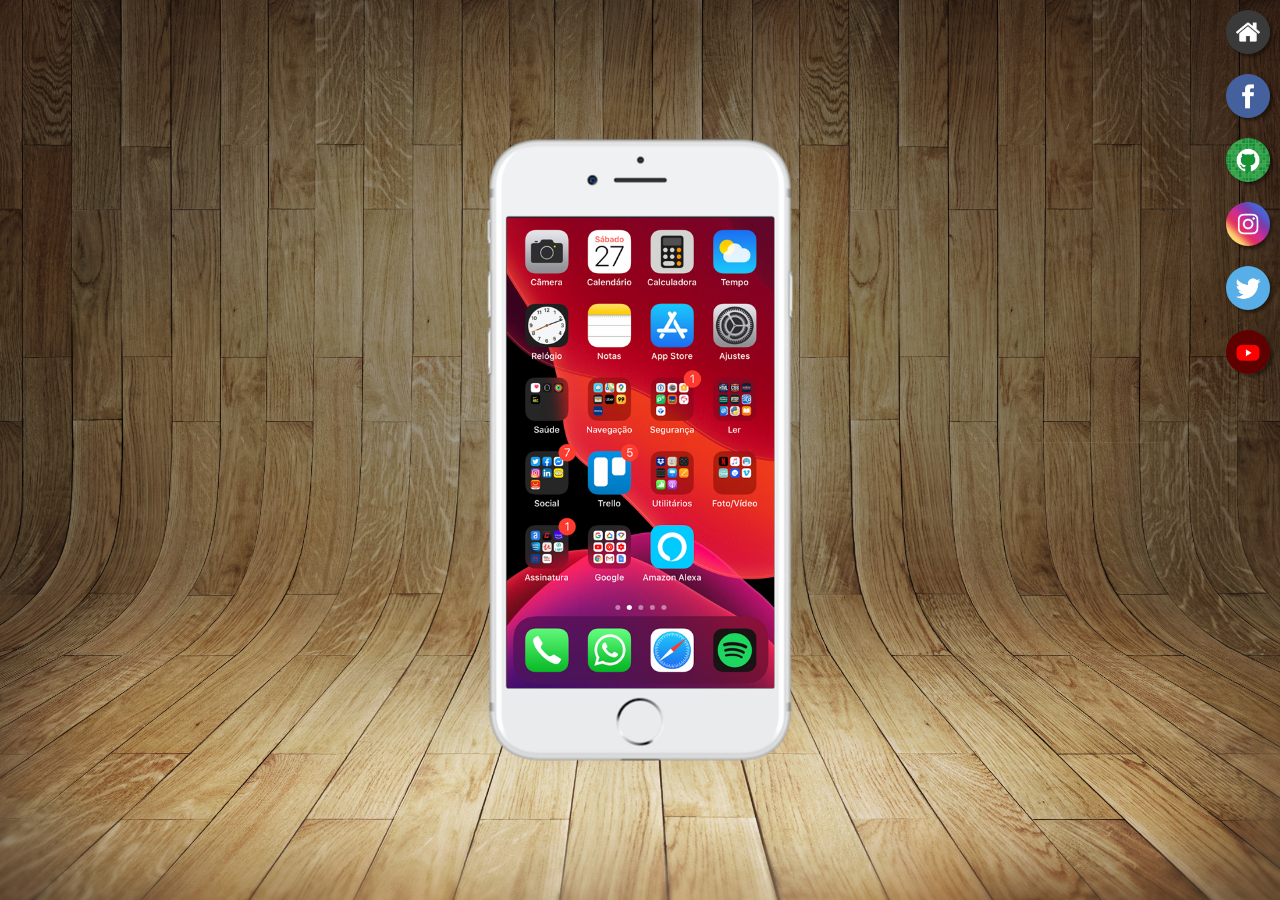
<file: index.html>
<!DOCTYPE html>
<html lang="pt-BR">
<head>
    <meta charset="UTF-8">
    <meta name="viewport" content="width=device-width, initial-scale=1.0">
    <title>Projeto Social</title>
    <link rel="shortcut icon" href="imagens/favicon/favicon.ico" type="image/x-icon">
    <link rel="stylesheet" href="./stylez/stylez.css">
</head>
<body>
    <main>
        <section id="phone">
            <iframe id="screen" name="screen" src="home.html" frameborder="0"></iframe>
        </section>
        <section id="social-medias">
            <nav>
                <a href="home.html" target="screen" rel="noopener noreferrer">
                    <img src="imagens/logo-home.jpg" alt="">
                </a>
                <a href="facebook.html" target="screen" rel="noopener noreferrer">
                    <img src="imagens/logo-facebook.jpg" alt="">
                </a>
                <a href="github.html" target="screen" rel="noopener noreferrer">
                    <img src="imagens/logo-github.jpg" alt="">
                </a>
                <a href="instagram.html" target="screen" rel="noopener noreferrer">
                    <img src="imagens/logo-instagram.jpg" alt="" srcset="">
                </a>
                <a href="twitter.html" target="screen" rel="noopener noreferrer">
                    <img src="imagens/logo-twitter.jpg" alt="">
                </a>
                <a href="youtube.html" target="screen" rel="noopener noreferrer">
                    <img src="imagens/logo-youtube.jpg" alt="">
                </a>
            </nav>
        </section>
    </main>
</body>
</html>
</file>
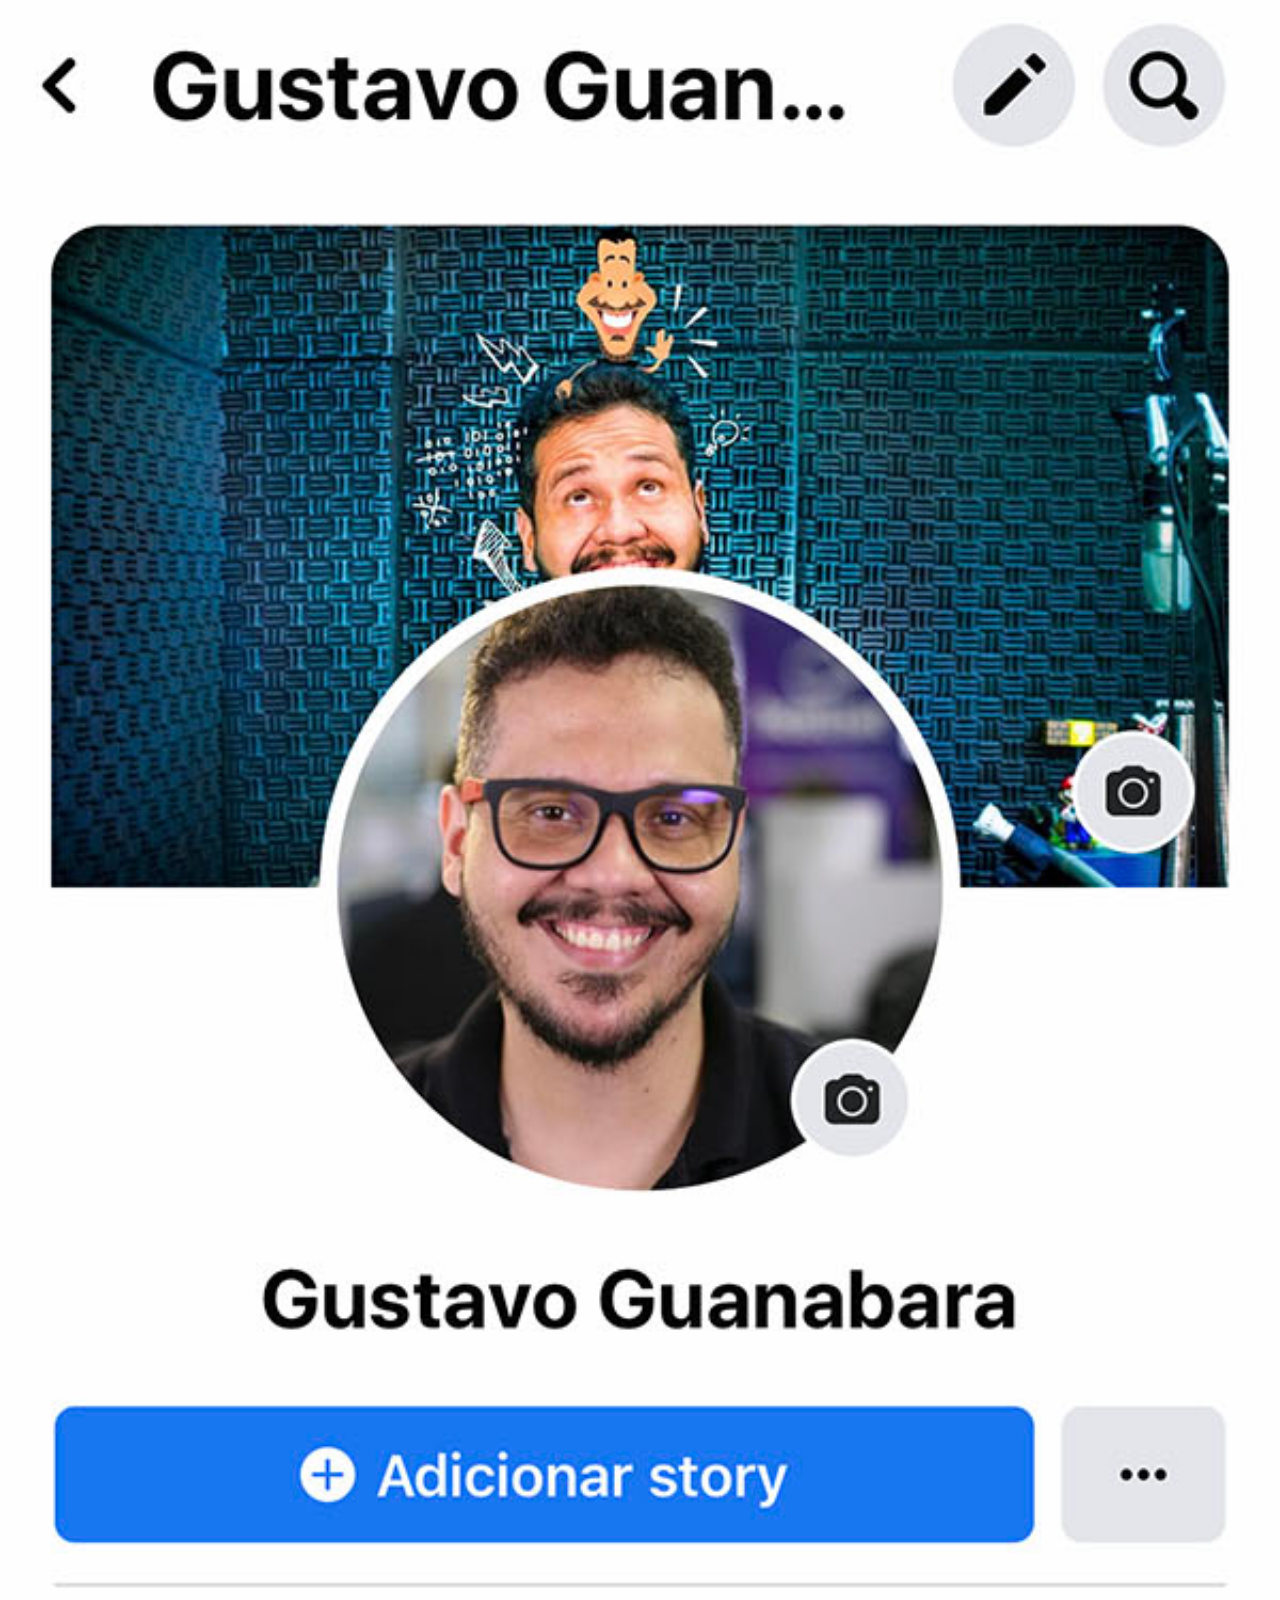
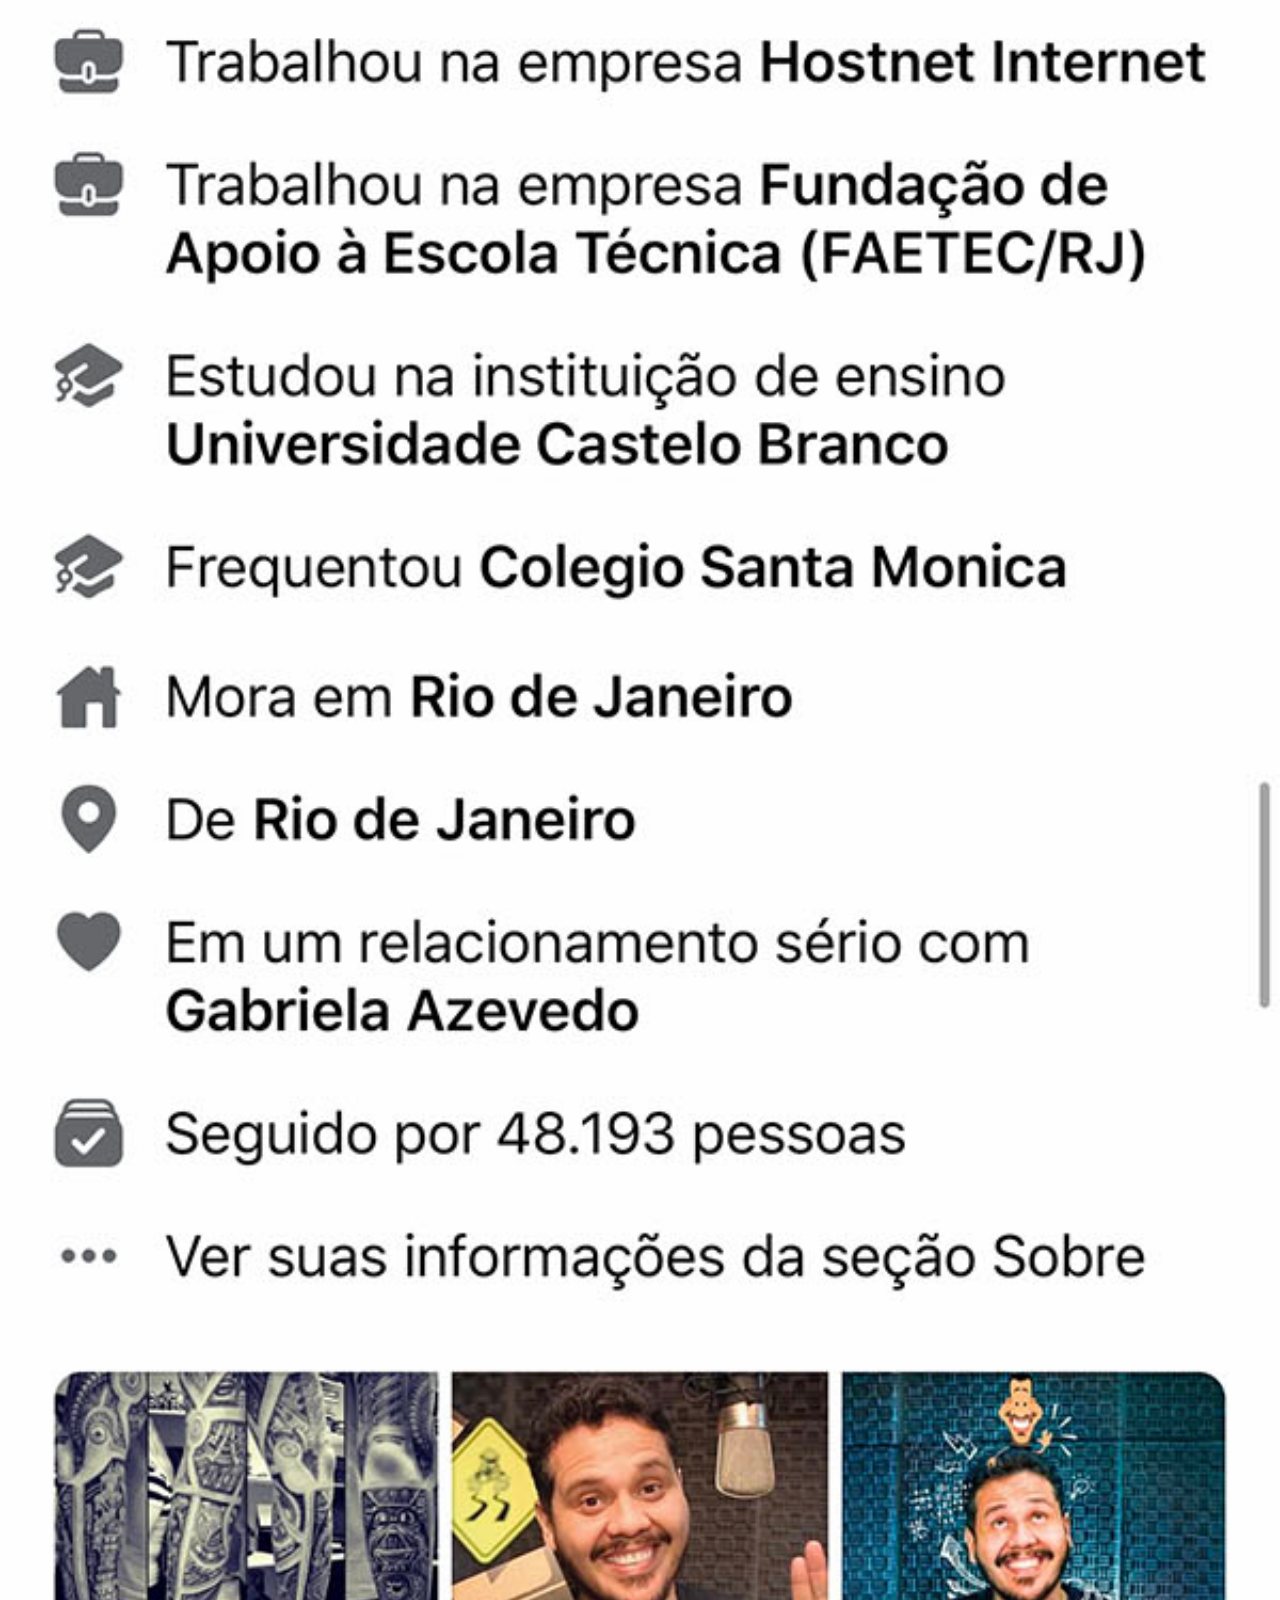
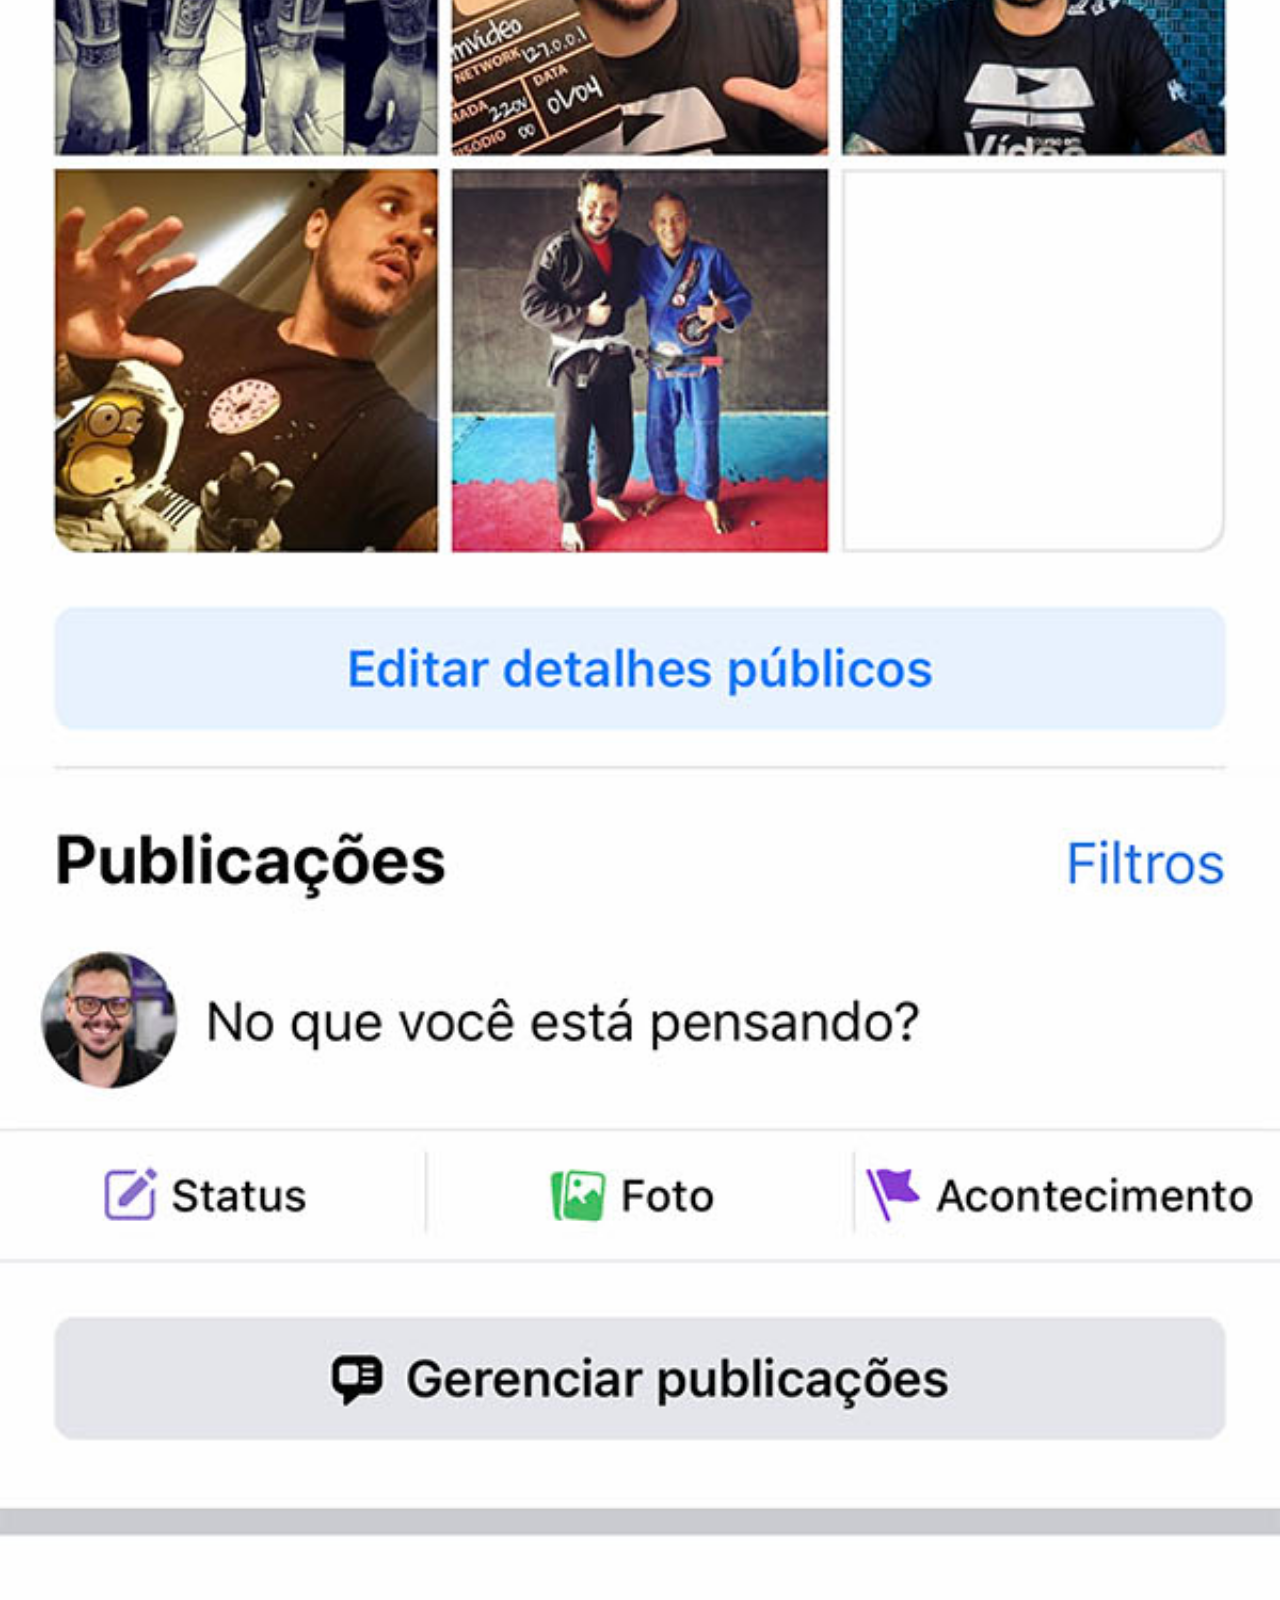
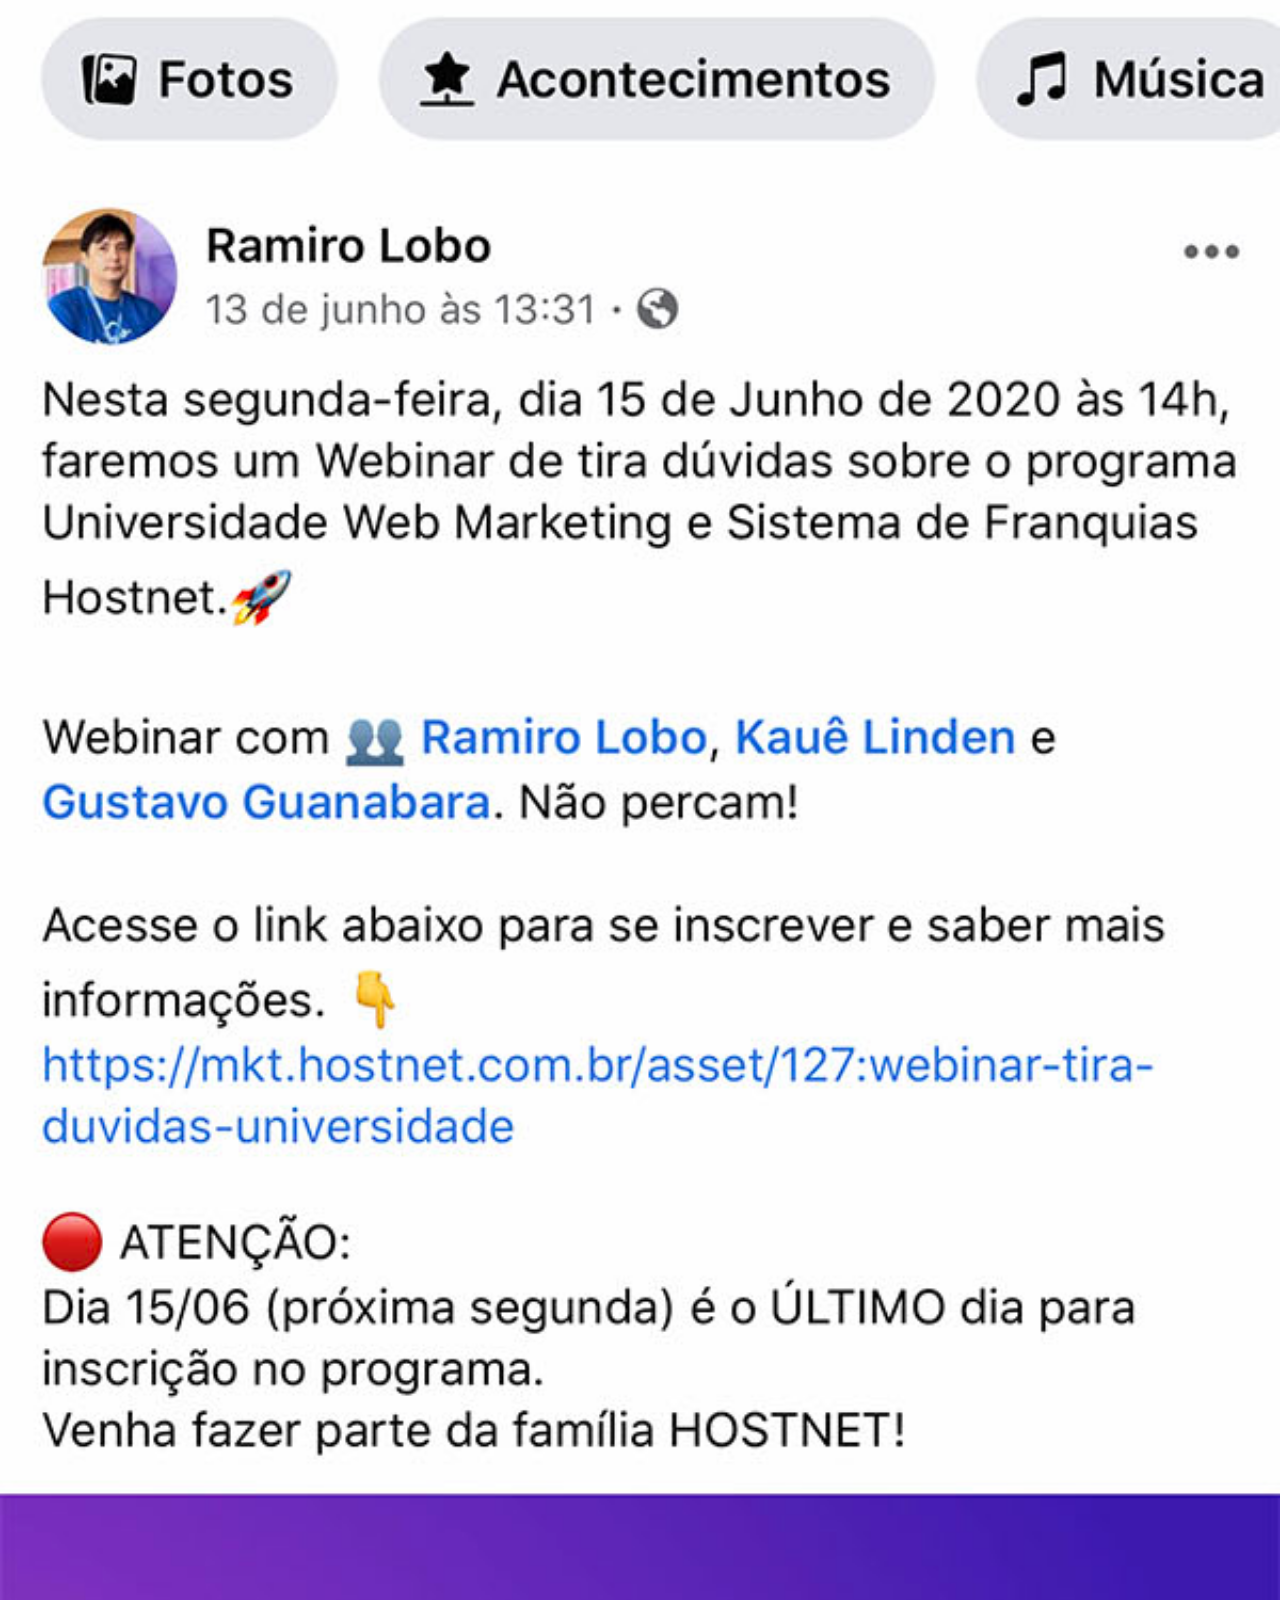
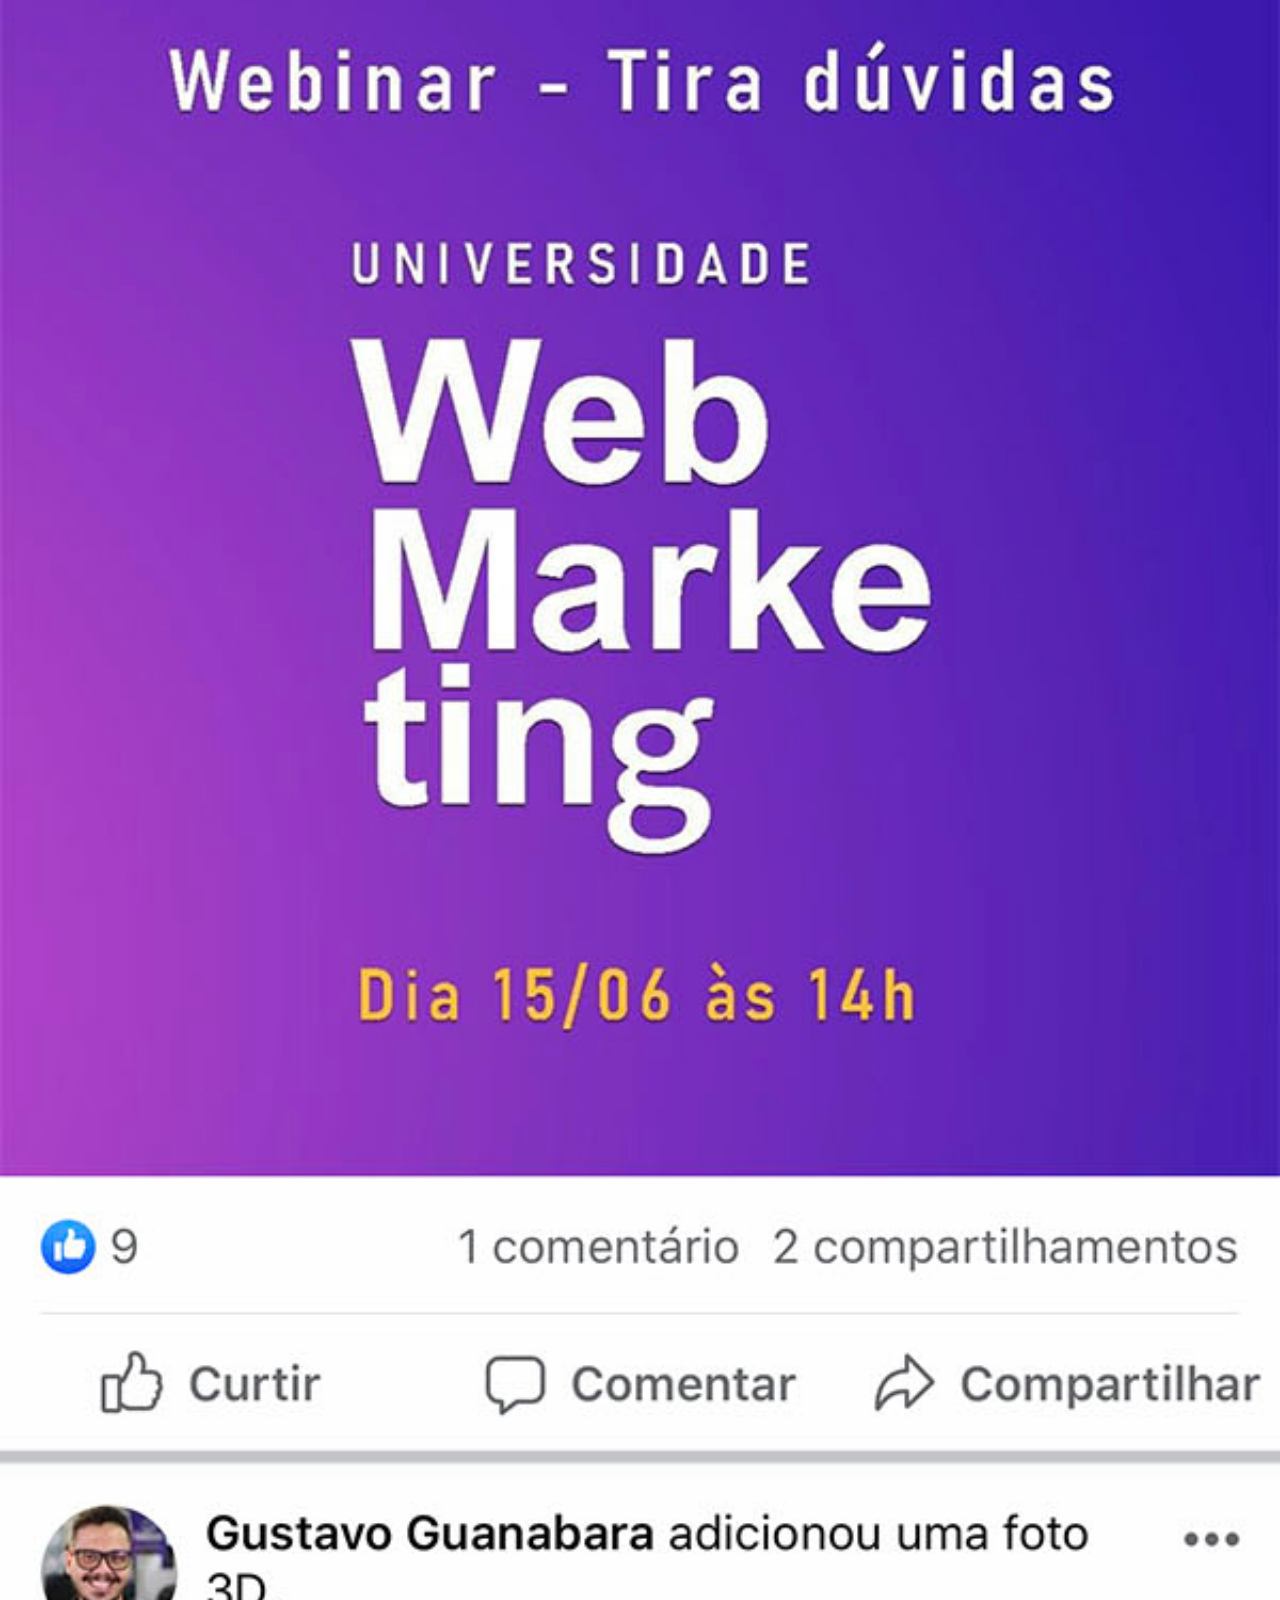
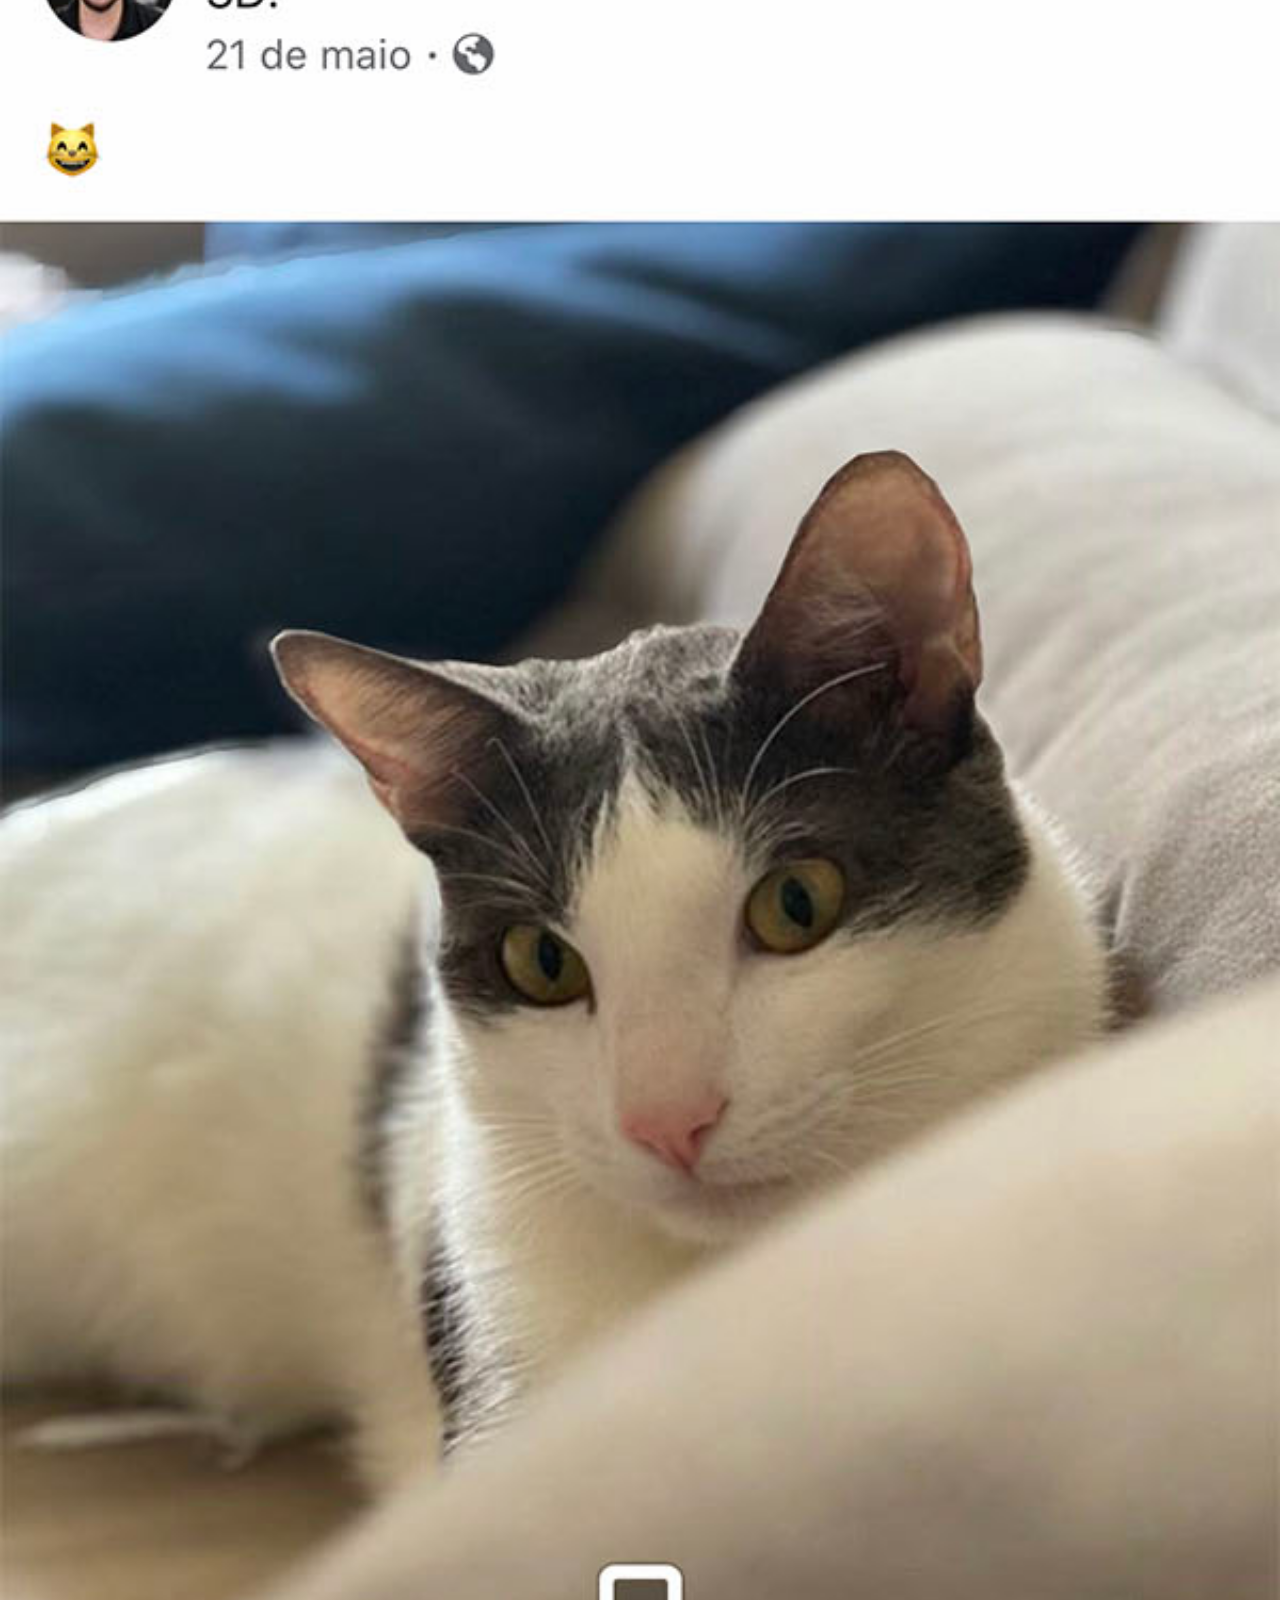
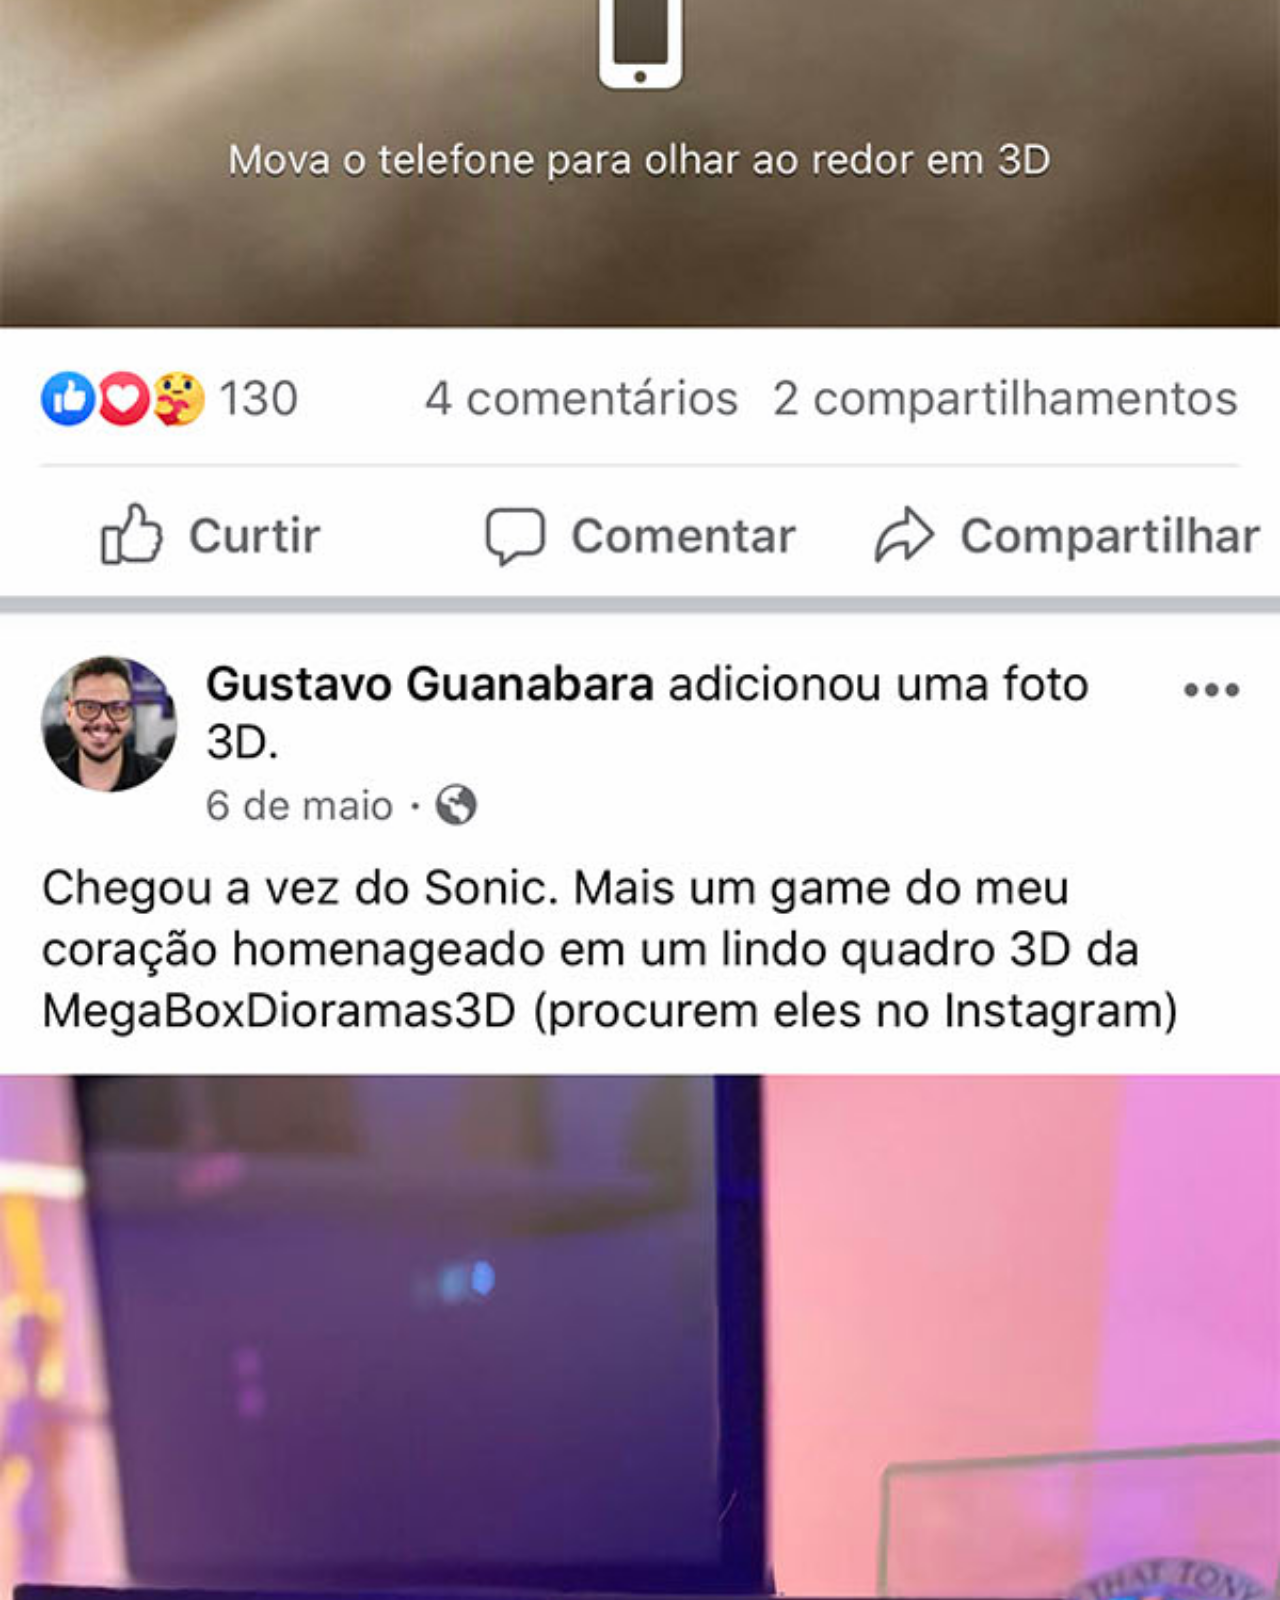
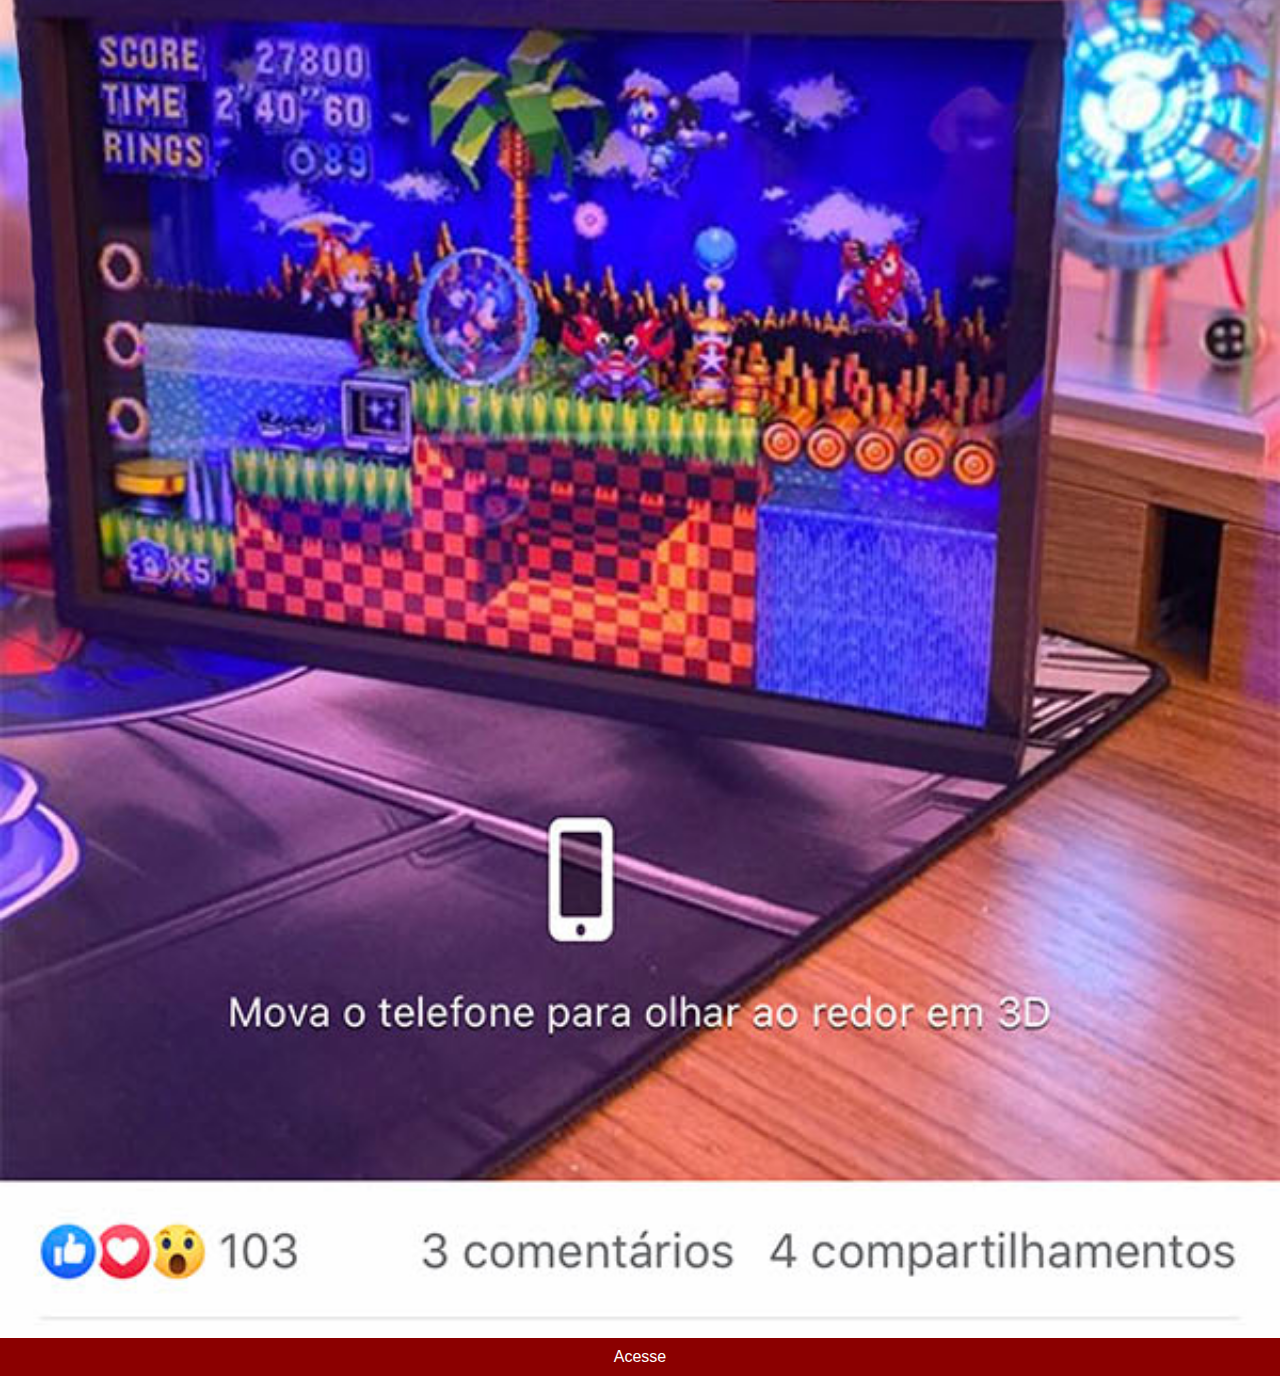
<file: facebook.html>
<!DOCTYPE html>
<html lang="en">
<head>
    <meta charset="UTF-8">
    <meta name="viewport" content="width=device-width, initial-scale=1.0">
    <title>Facebook</title>
    <link rel="stylesheet" href="stylez/social.css">
</head>
<body>
    <img src="imagens/tela-facebook.jpg" alt="">
    <a href="https://facebook.com/gustavoguanabara" target="_blank" rel="noopener noreferrer">
        <button>
            Acesse
        </button>
    </a>
</body>
</html>
</file>
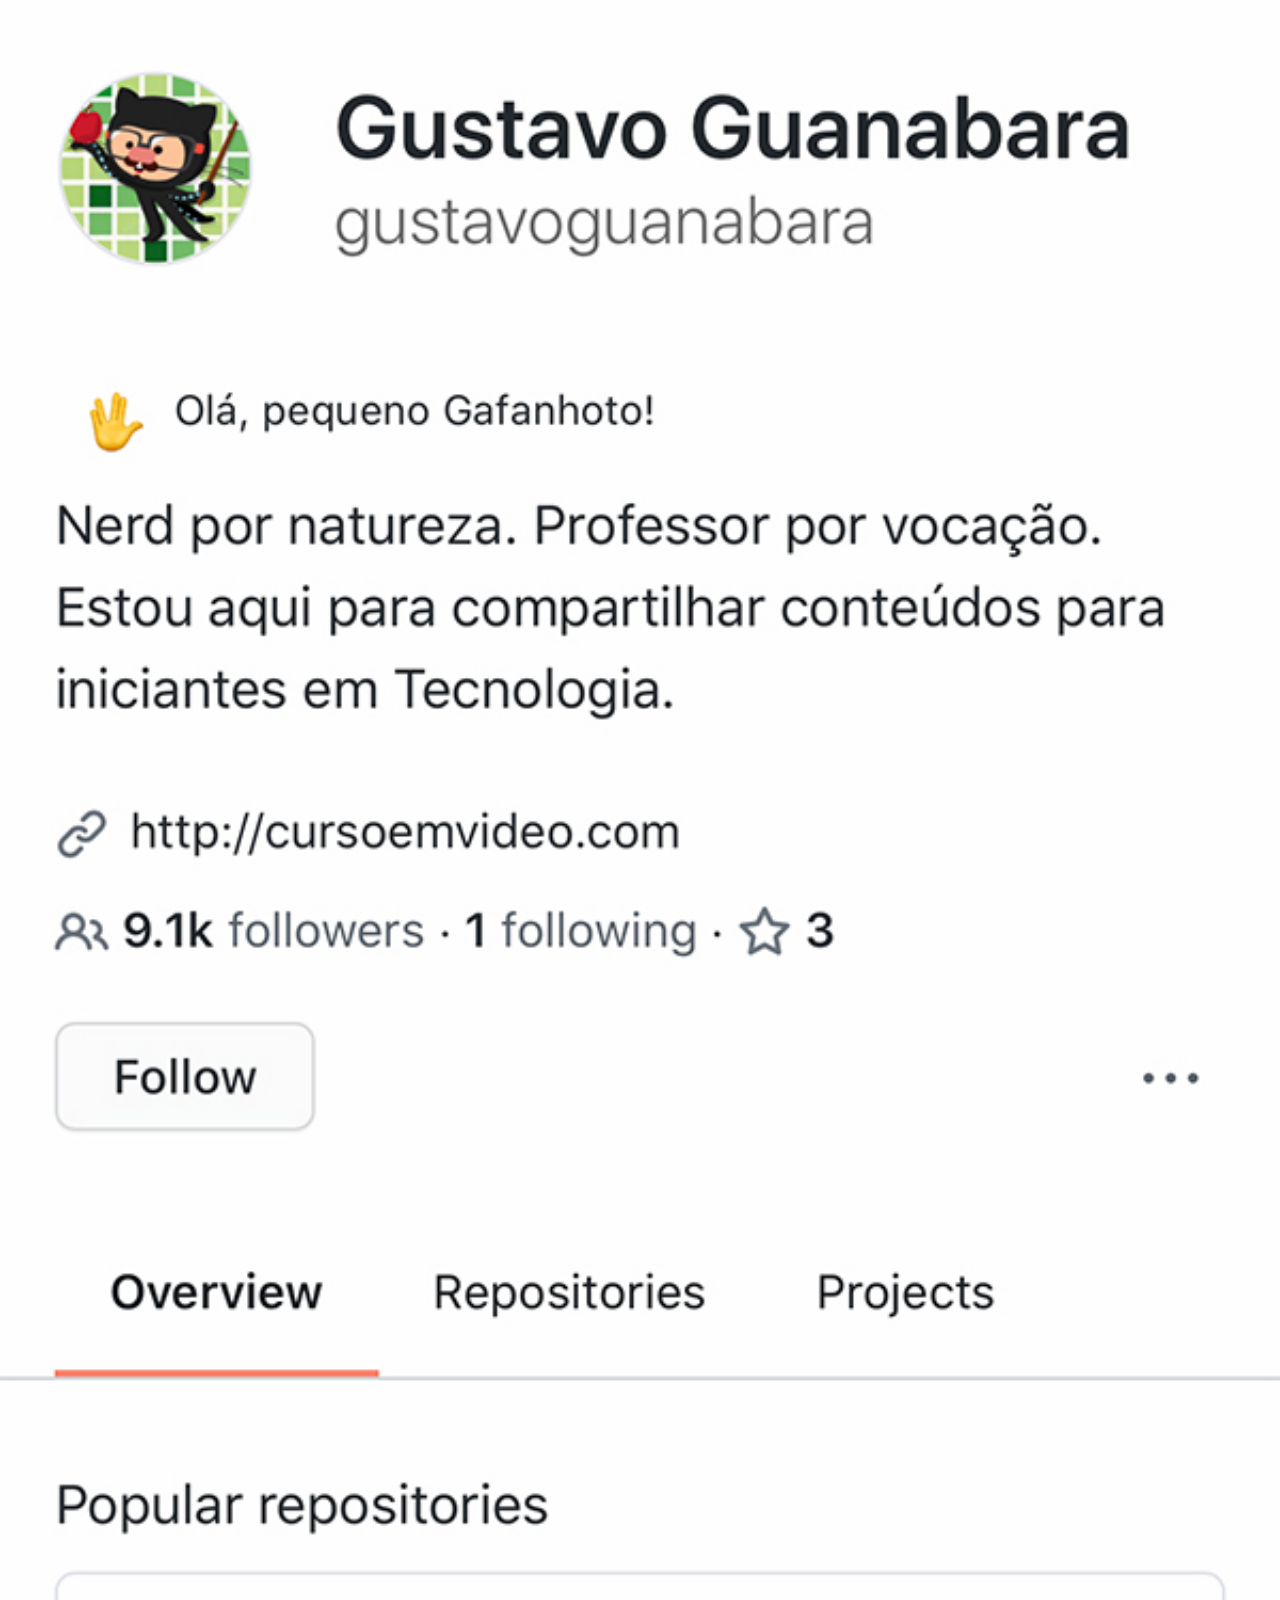
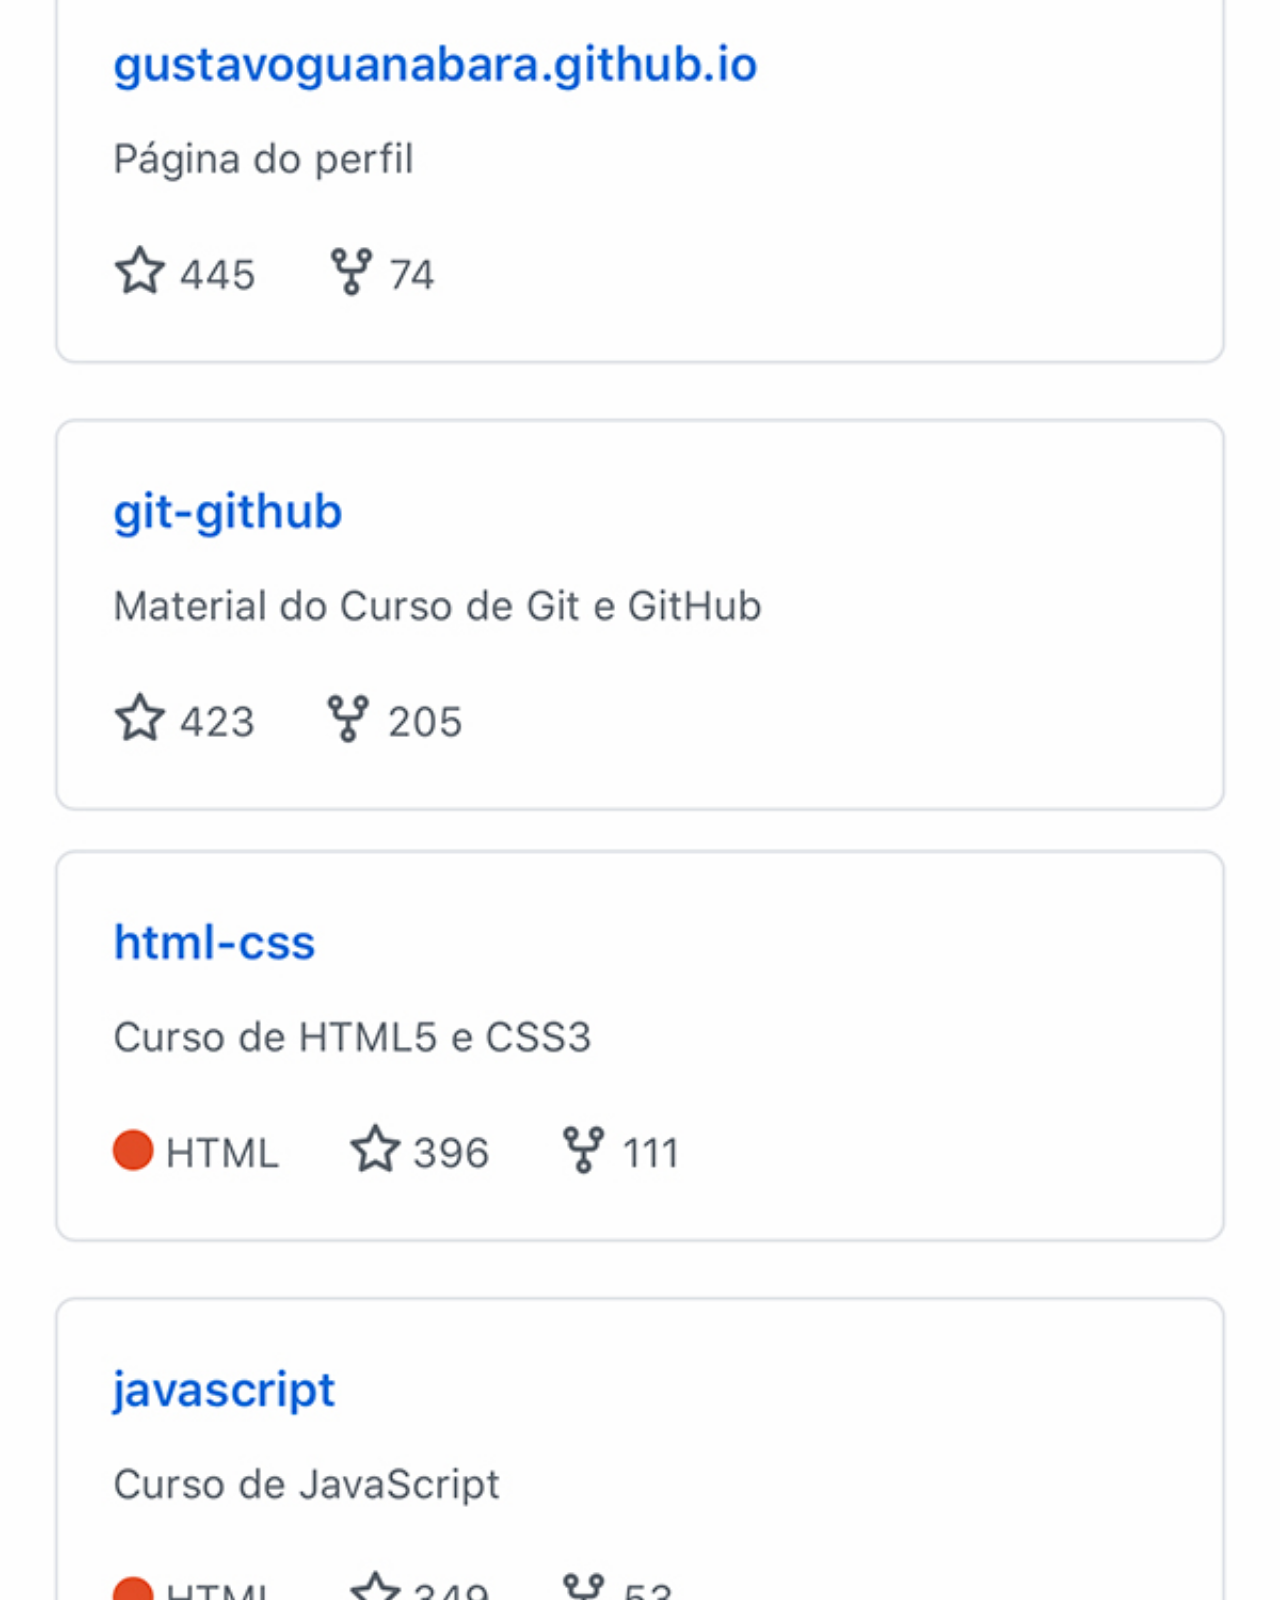
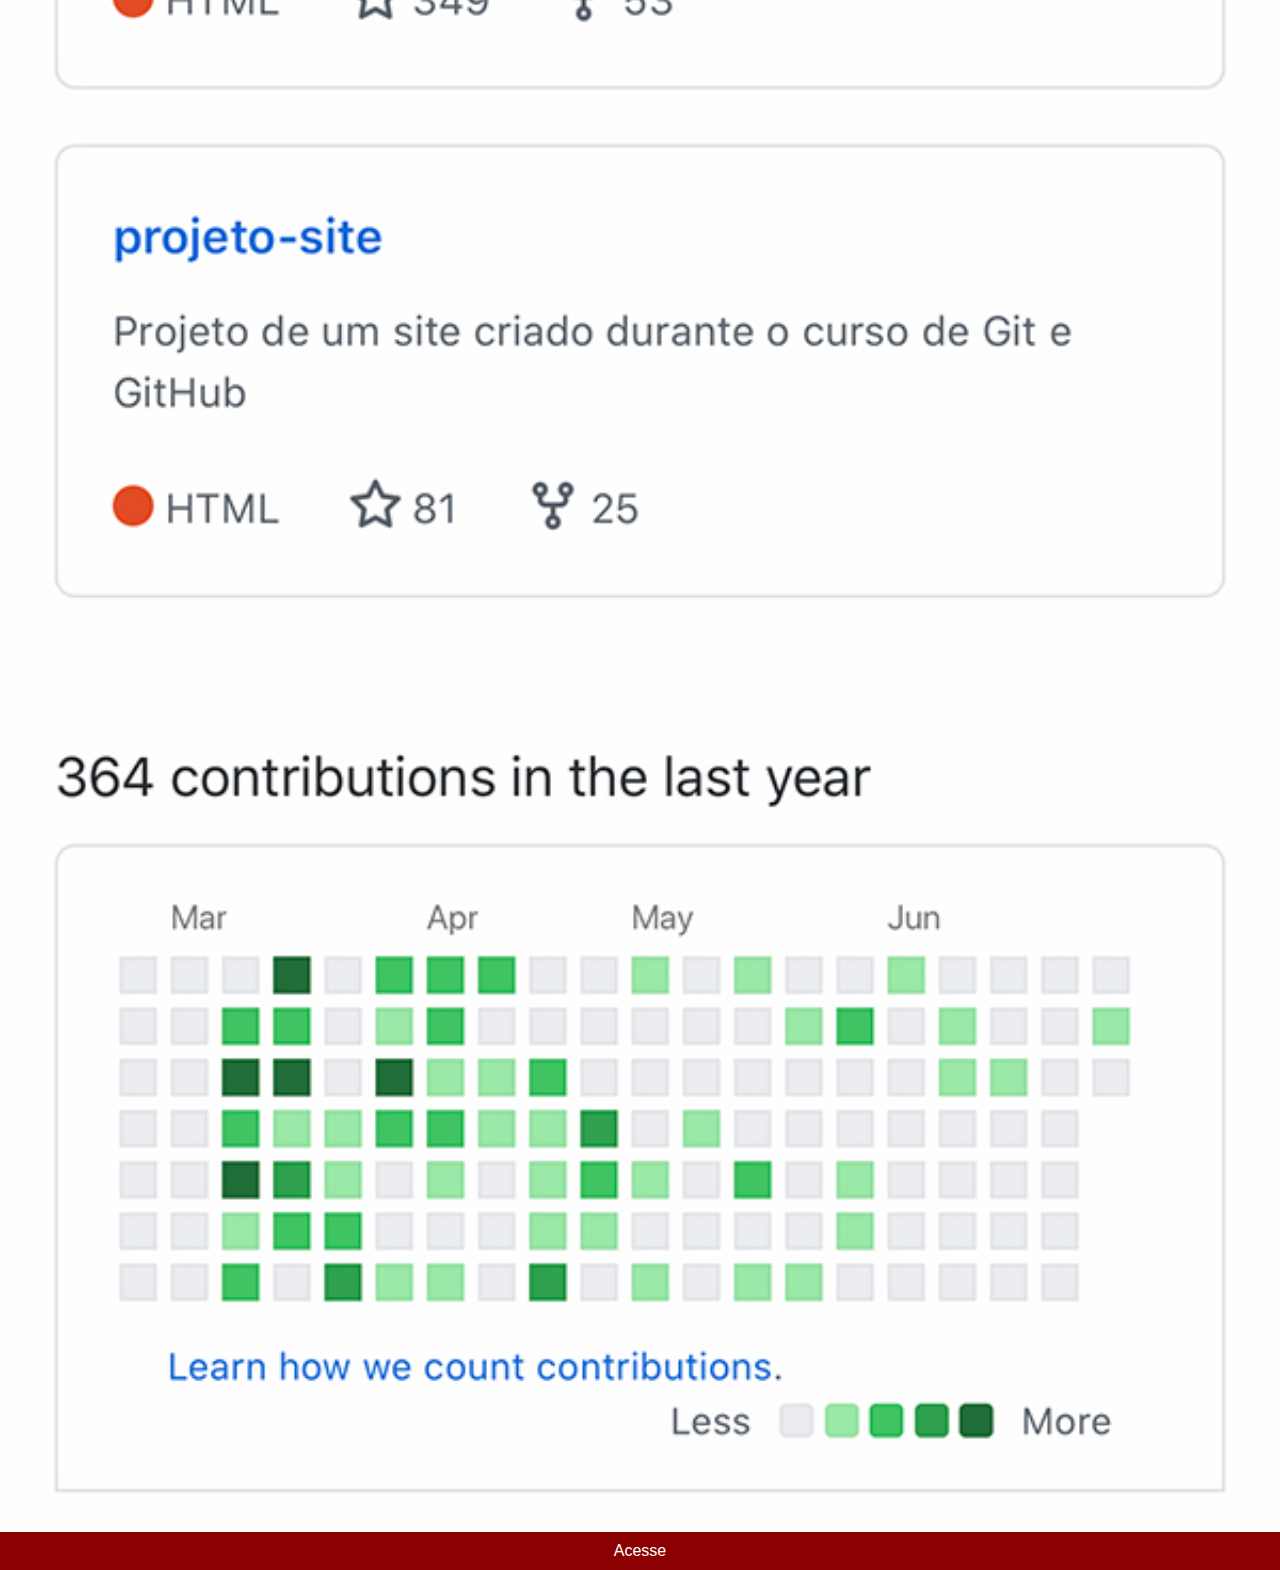
<file: github.html>
<!DOCTYPE html>
<html lang="en">
<head>
    <meta charset="UTF-8">
    <meta name="viewport" content="width=device-width, initial-scale=1.0">
    <title>GitHub</title>
    <link rel="stylesheet" href="stylez/social.css">
</head>
<body>
    <img src="imagens/tela-github.jpg" alt="">
    <a href="https://github.com/gustavoguanabara" target="_blank" rel="noopener noreferrer">
        <button>
            Acesse
        </button>
    </a>
</body>
</html>
</file>
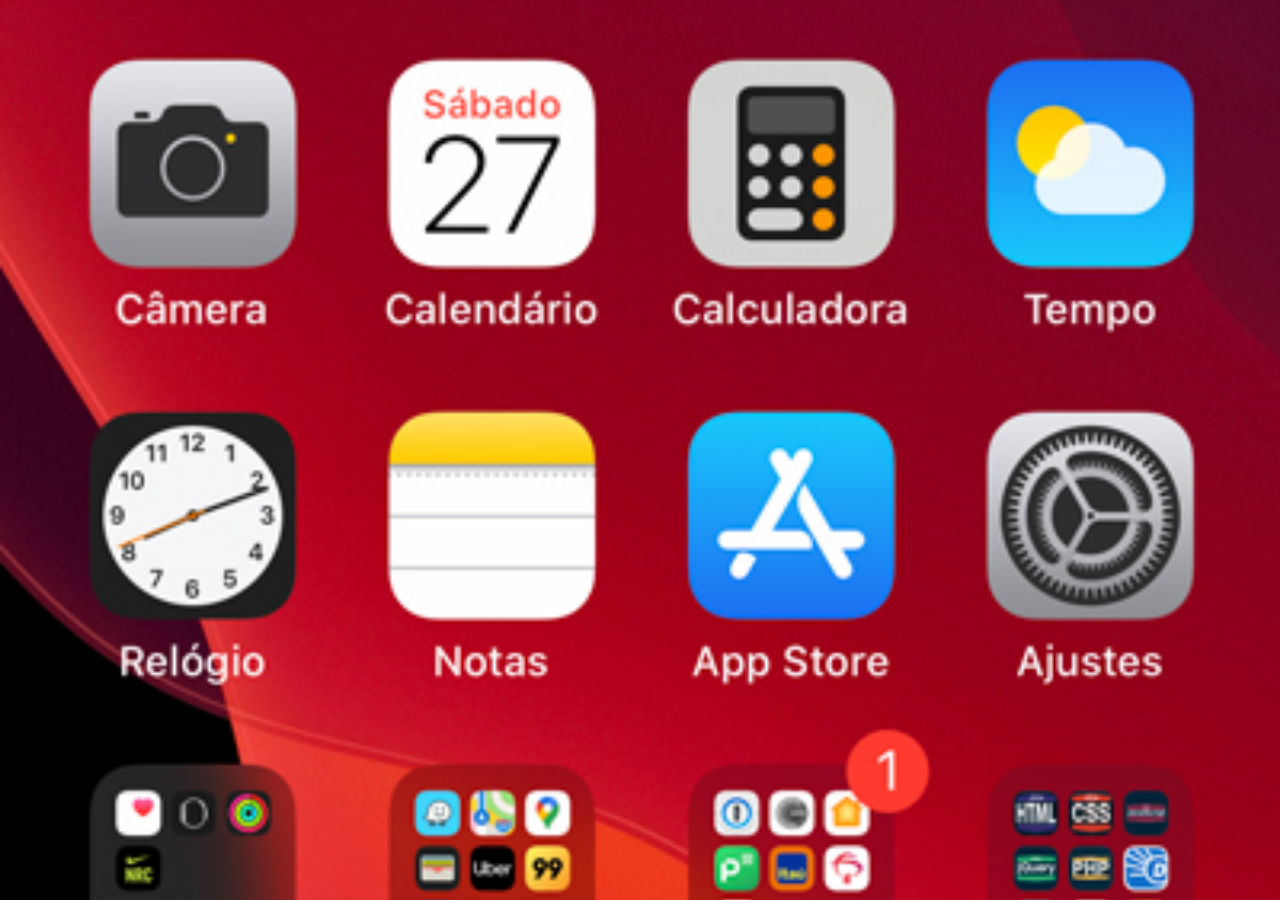
<file: home.html>
<!DOCTYPE html>
<html lang="en">
<head>
    <meta charset="UTF-8">
    <meta name="viewport" content="width=device-width, initial-scale=1.0">
    <title>Home</title>
    <style>
        * {
            margin: 0;
            padding: 0;
        }

        body {
            height: 100vh;
            width: 100vw;

            background: black url("imagens/tela-home.jpg") top center no-repeat;
            background-size: cover;
        }
    </style>
</head>
<body>
    
</body>
</html>
</file>
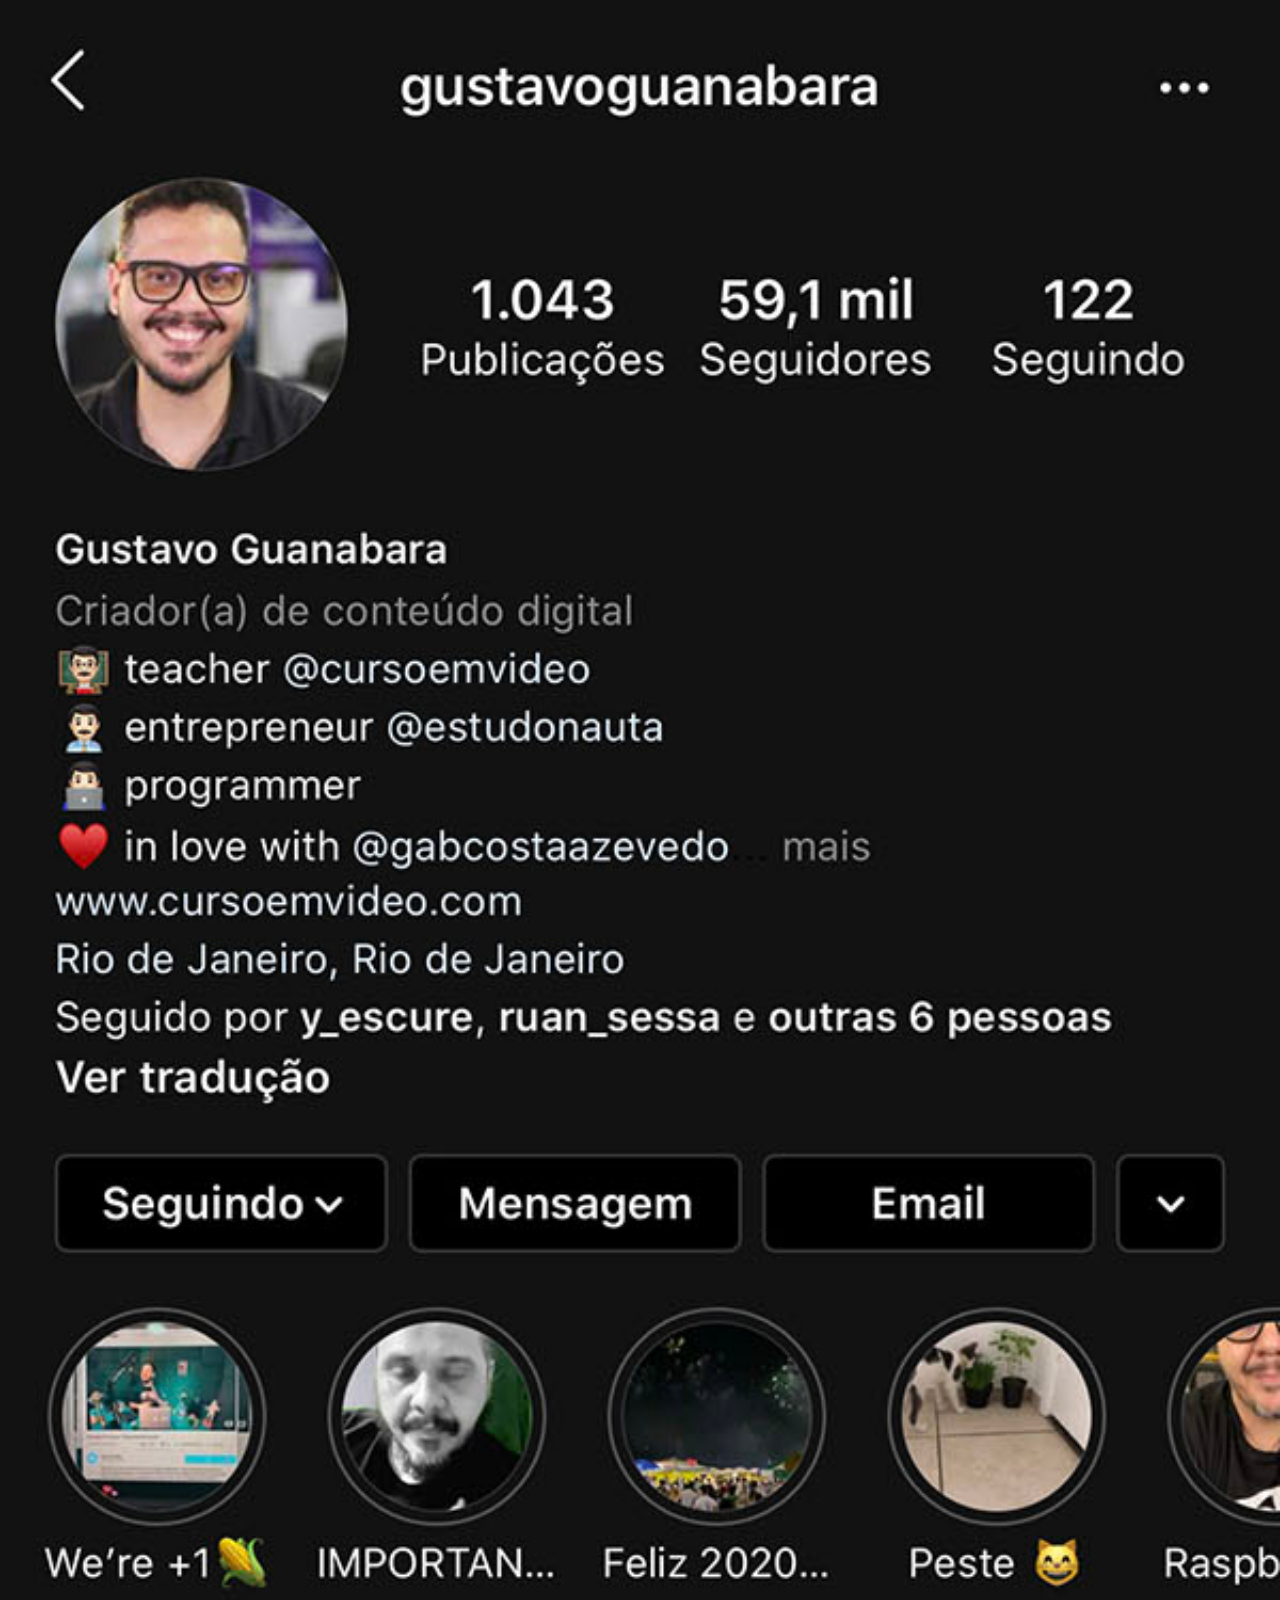
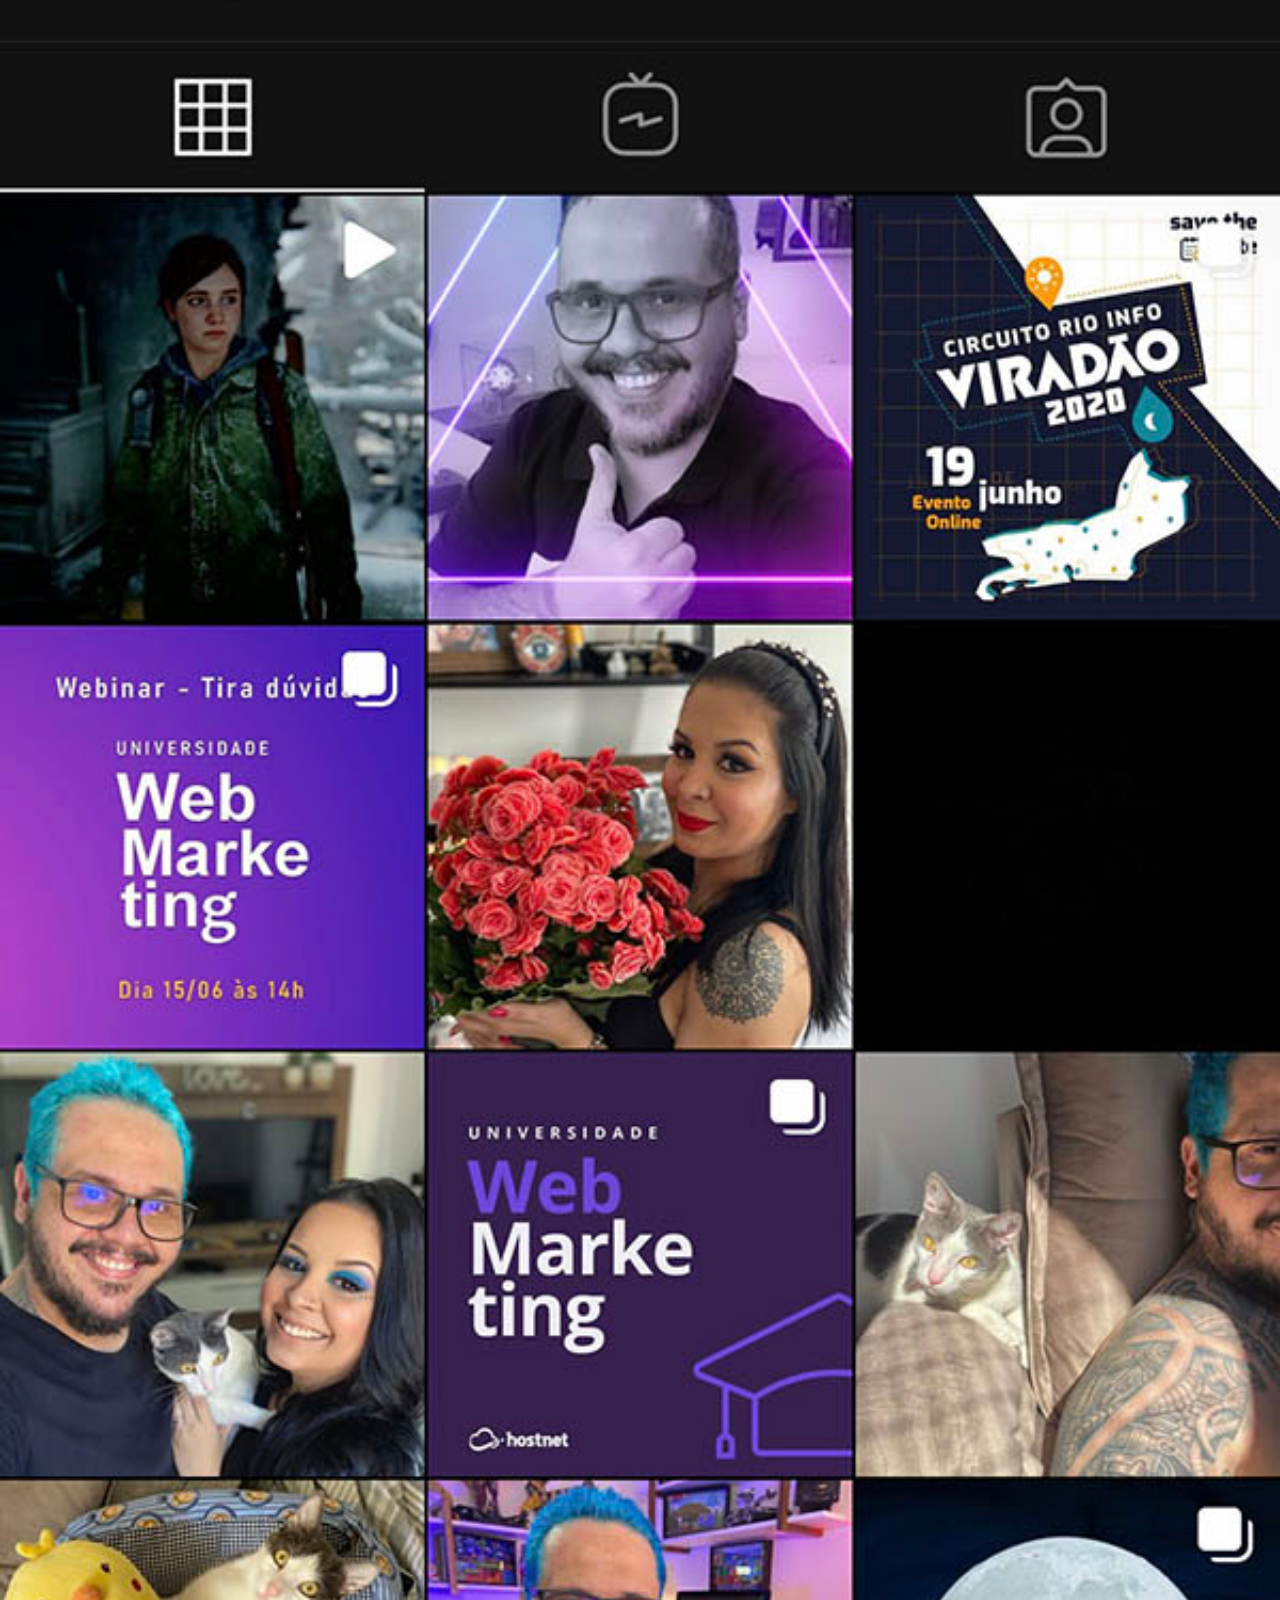
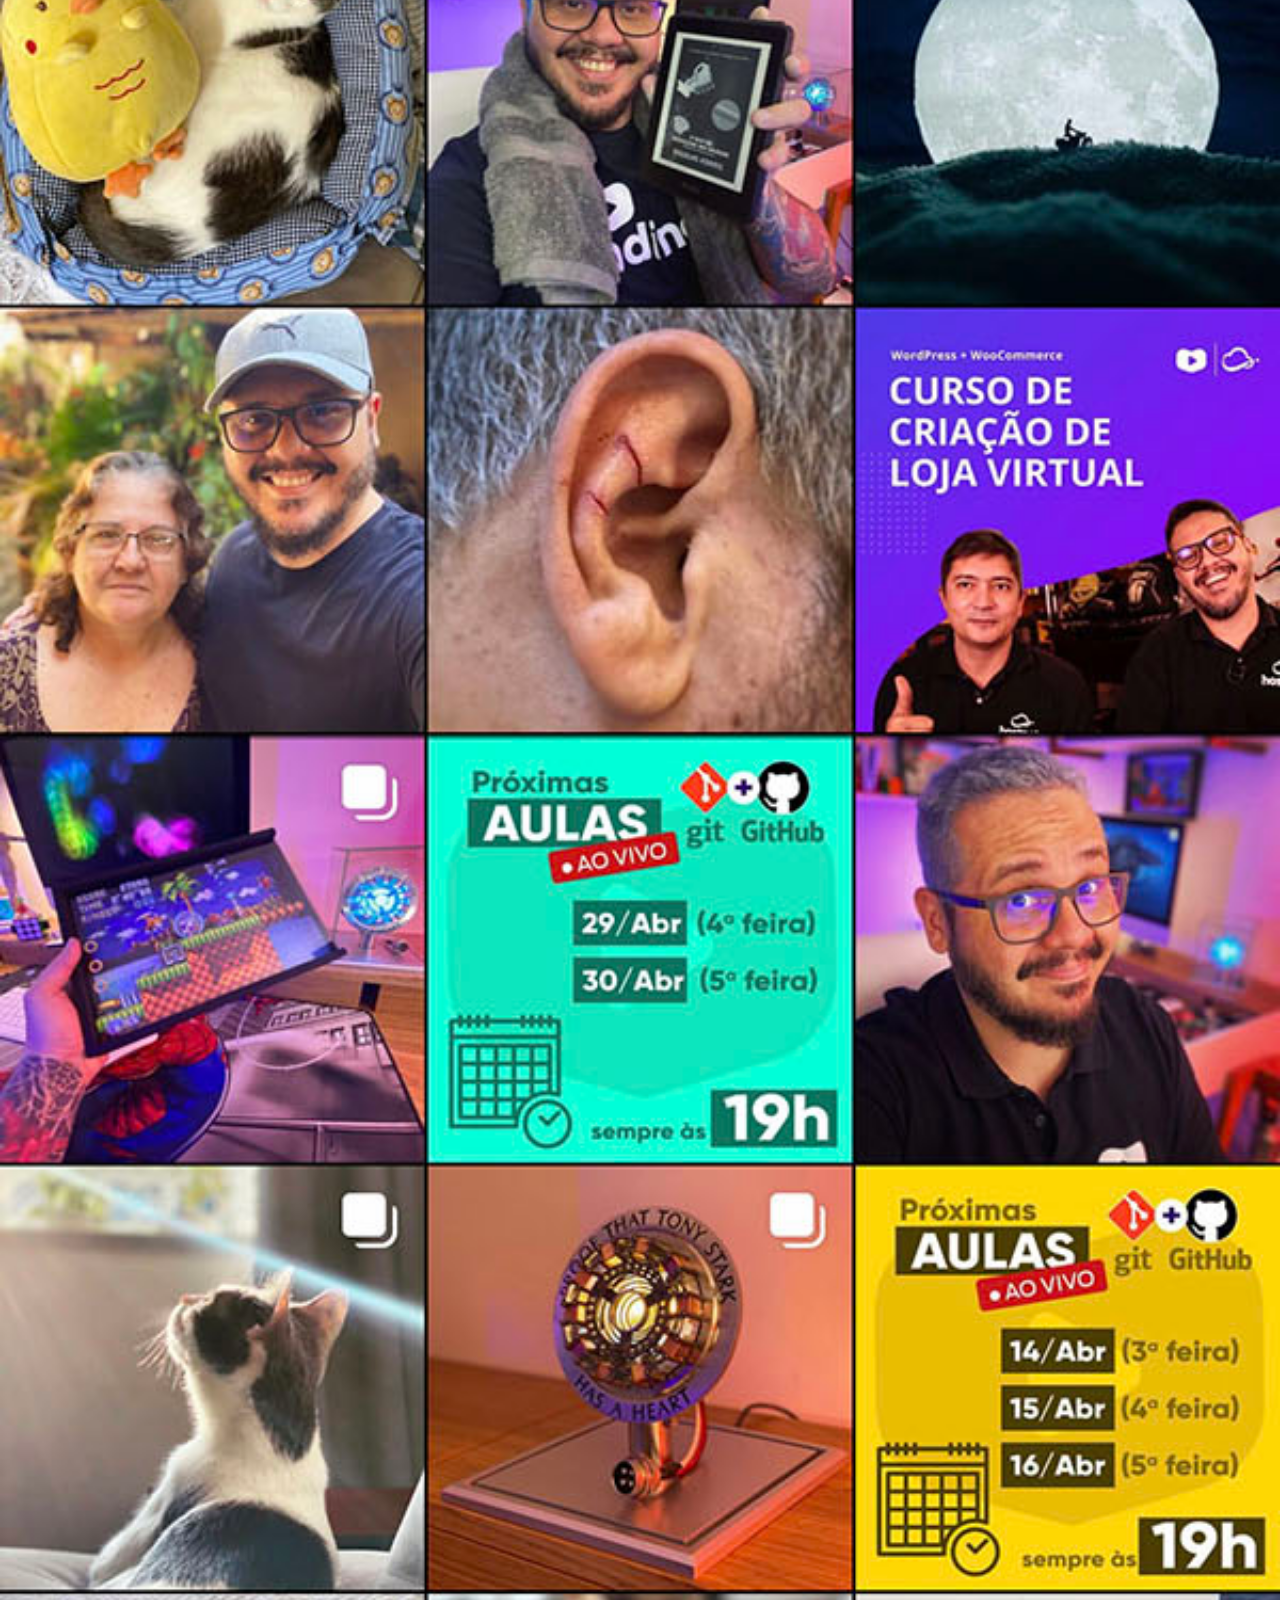
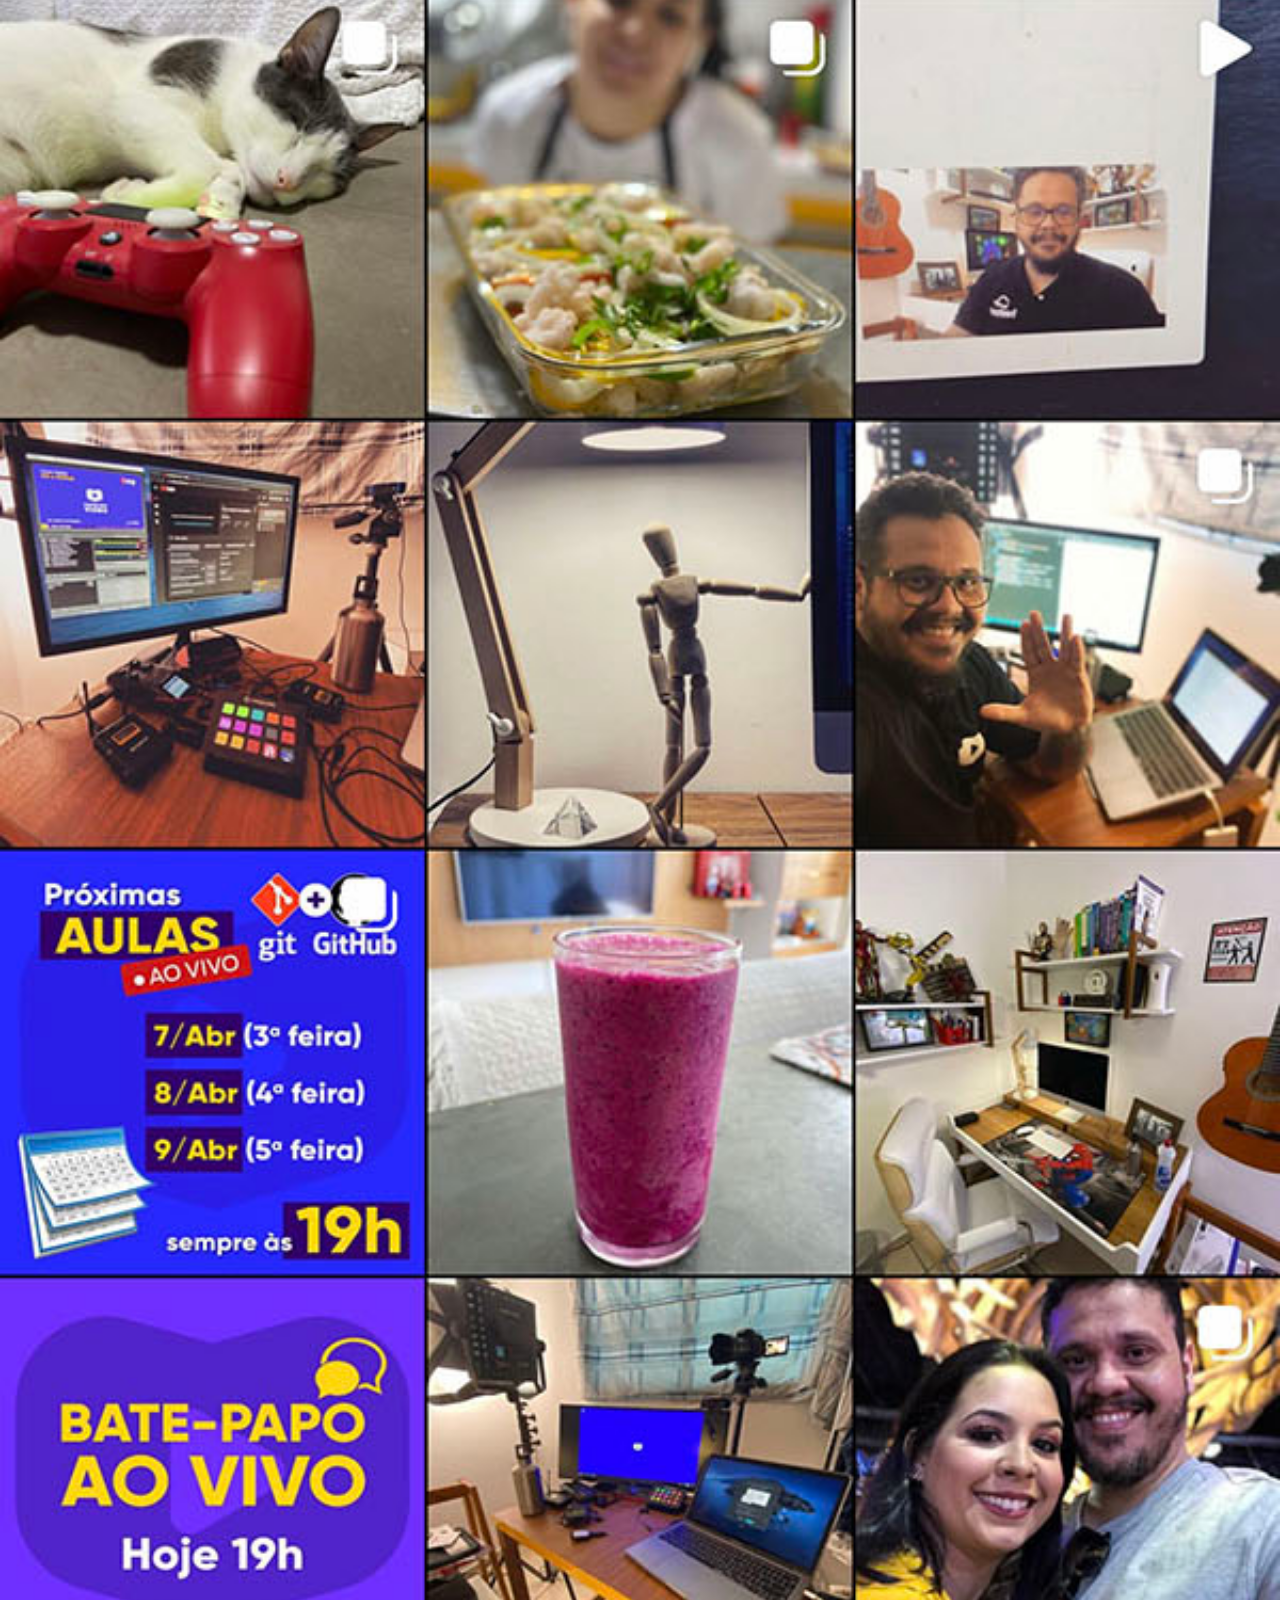
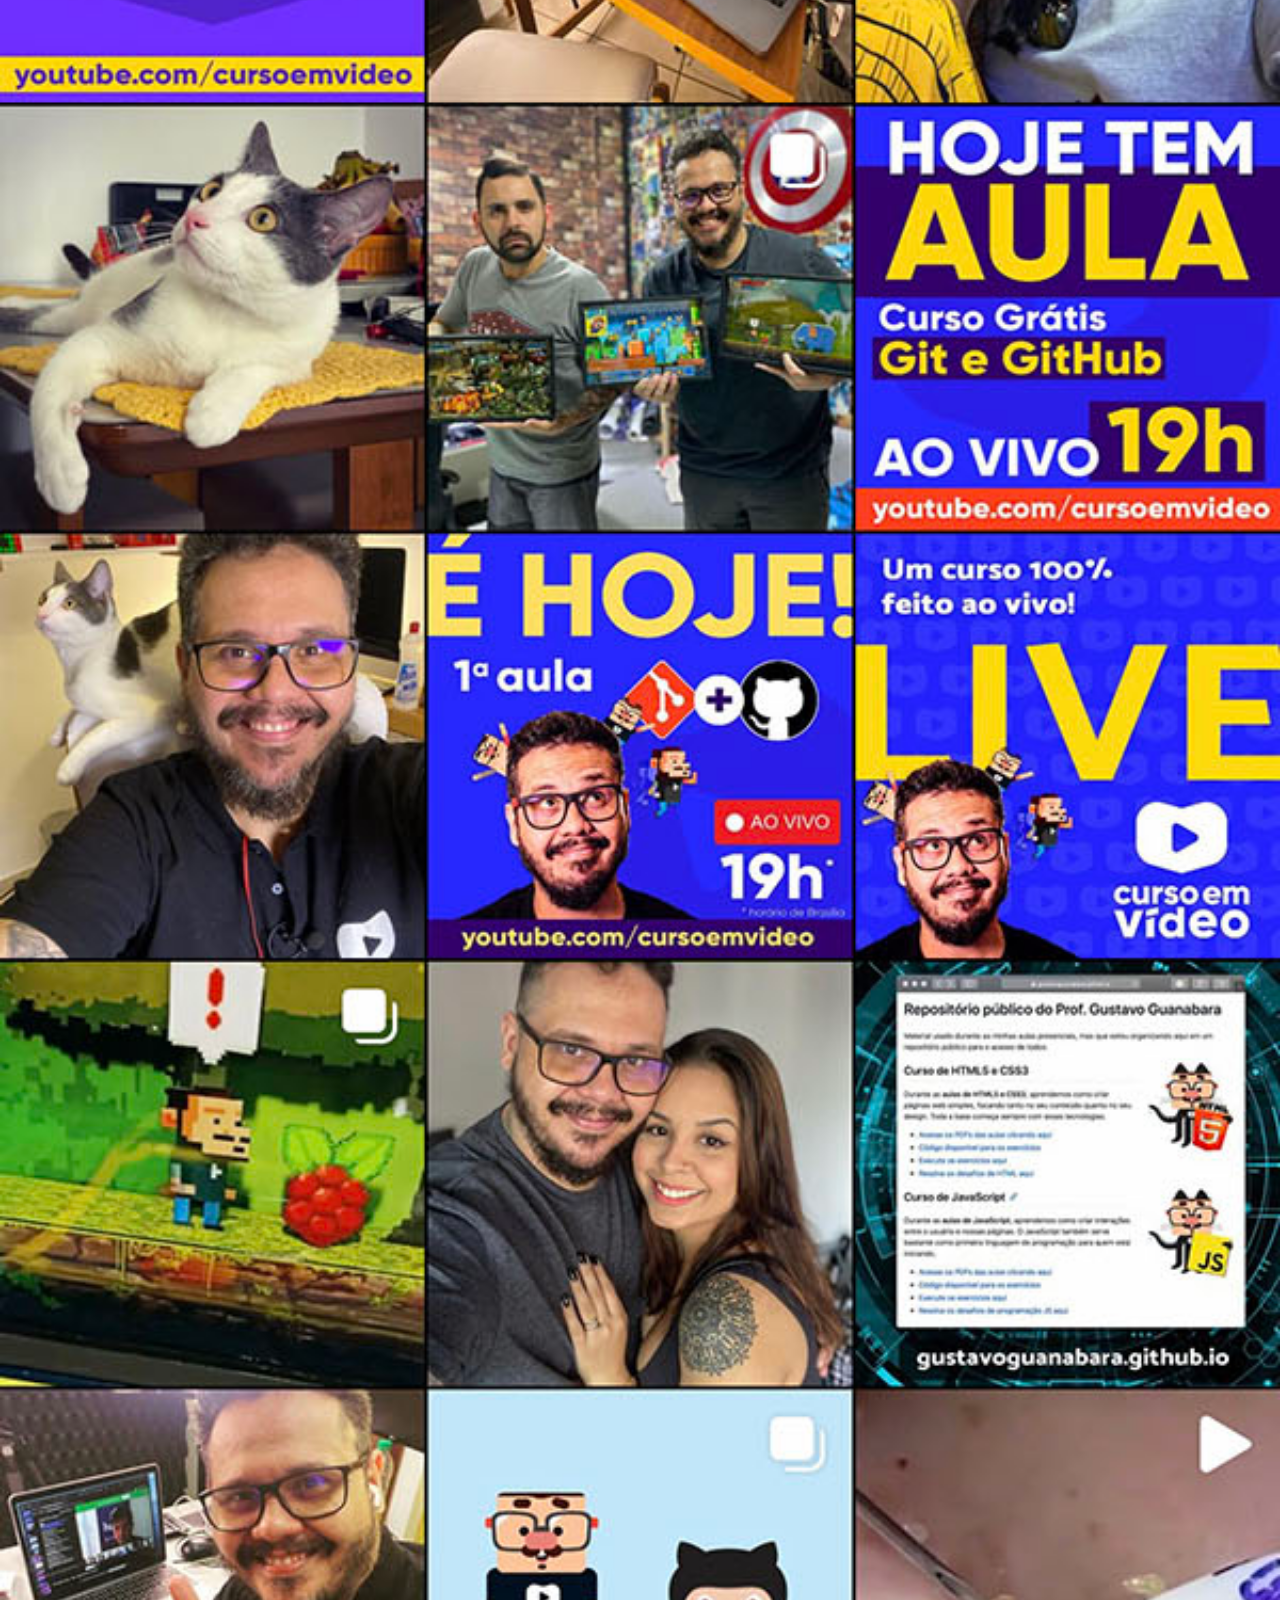
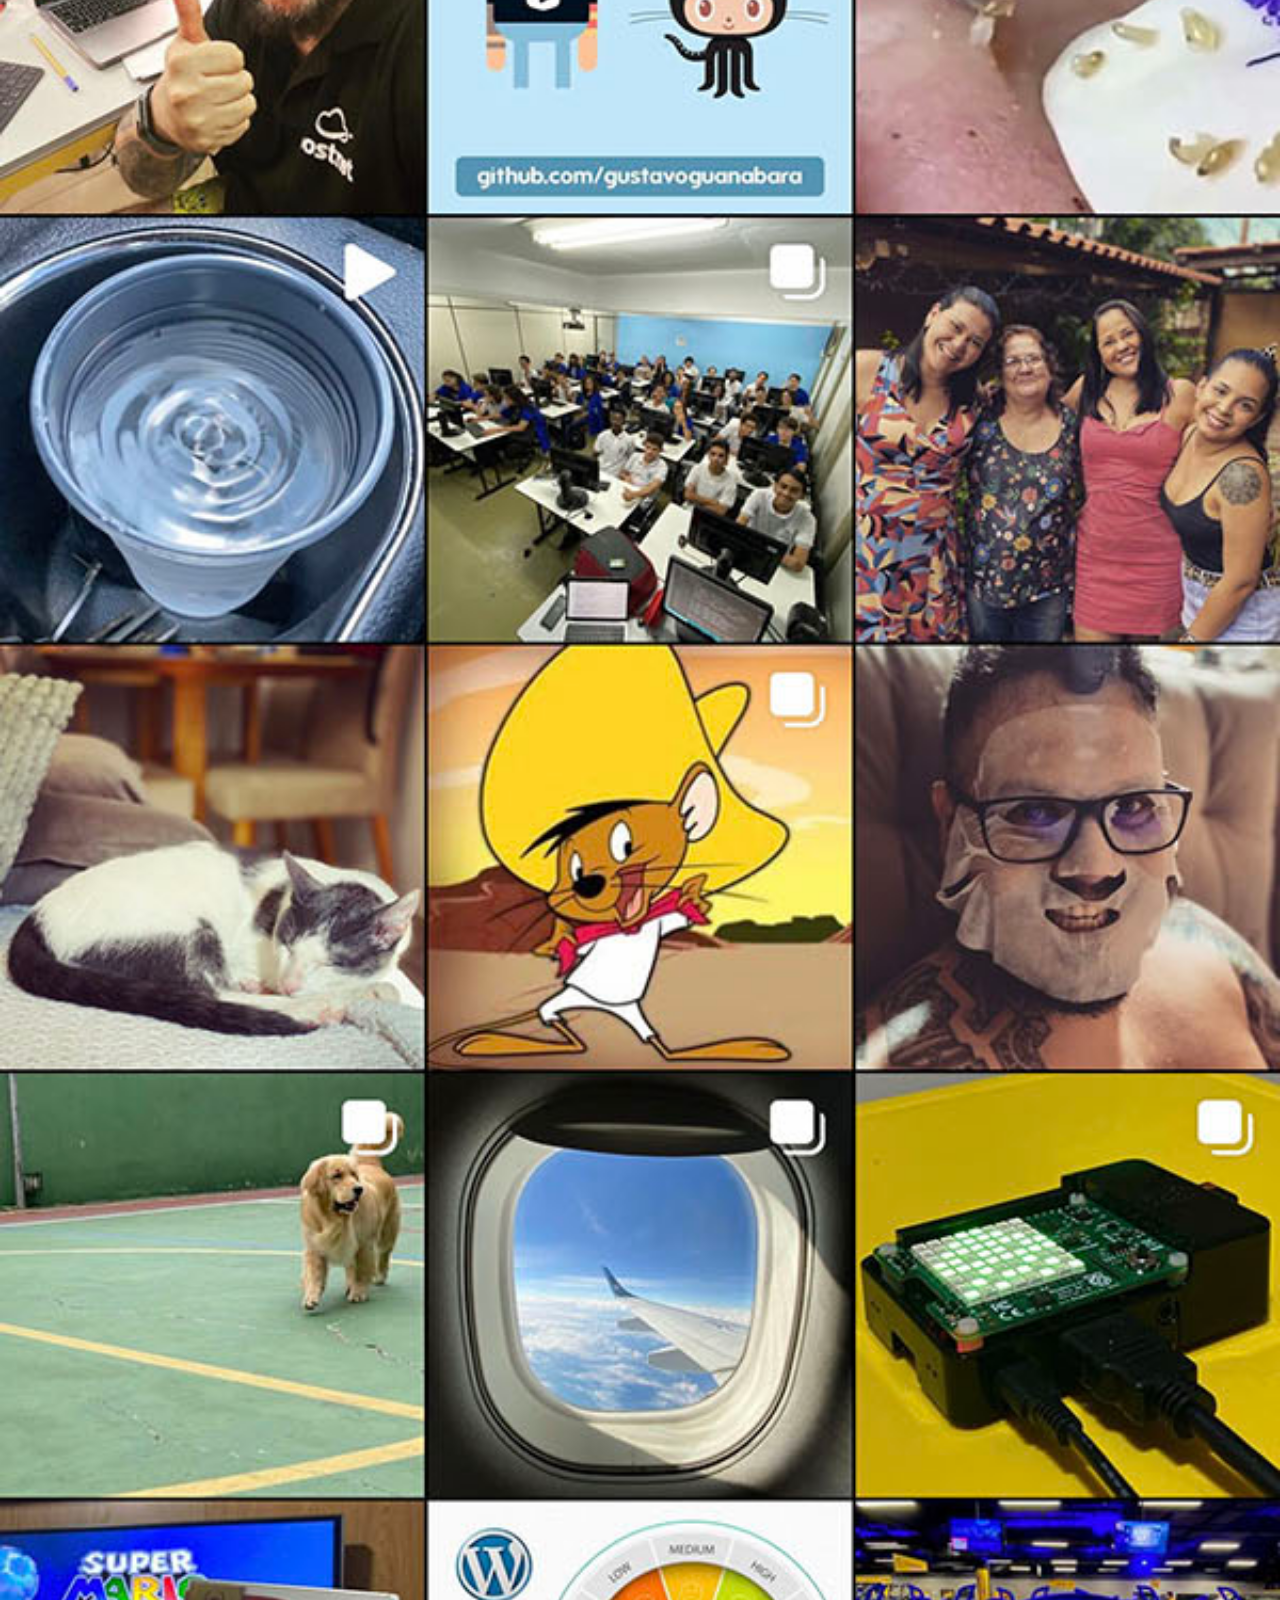
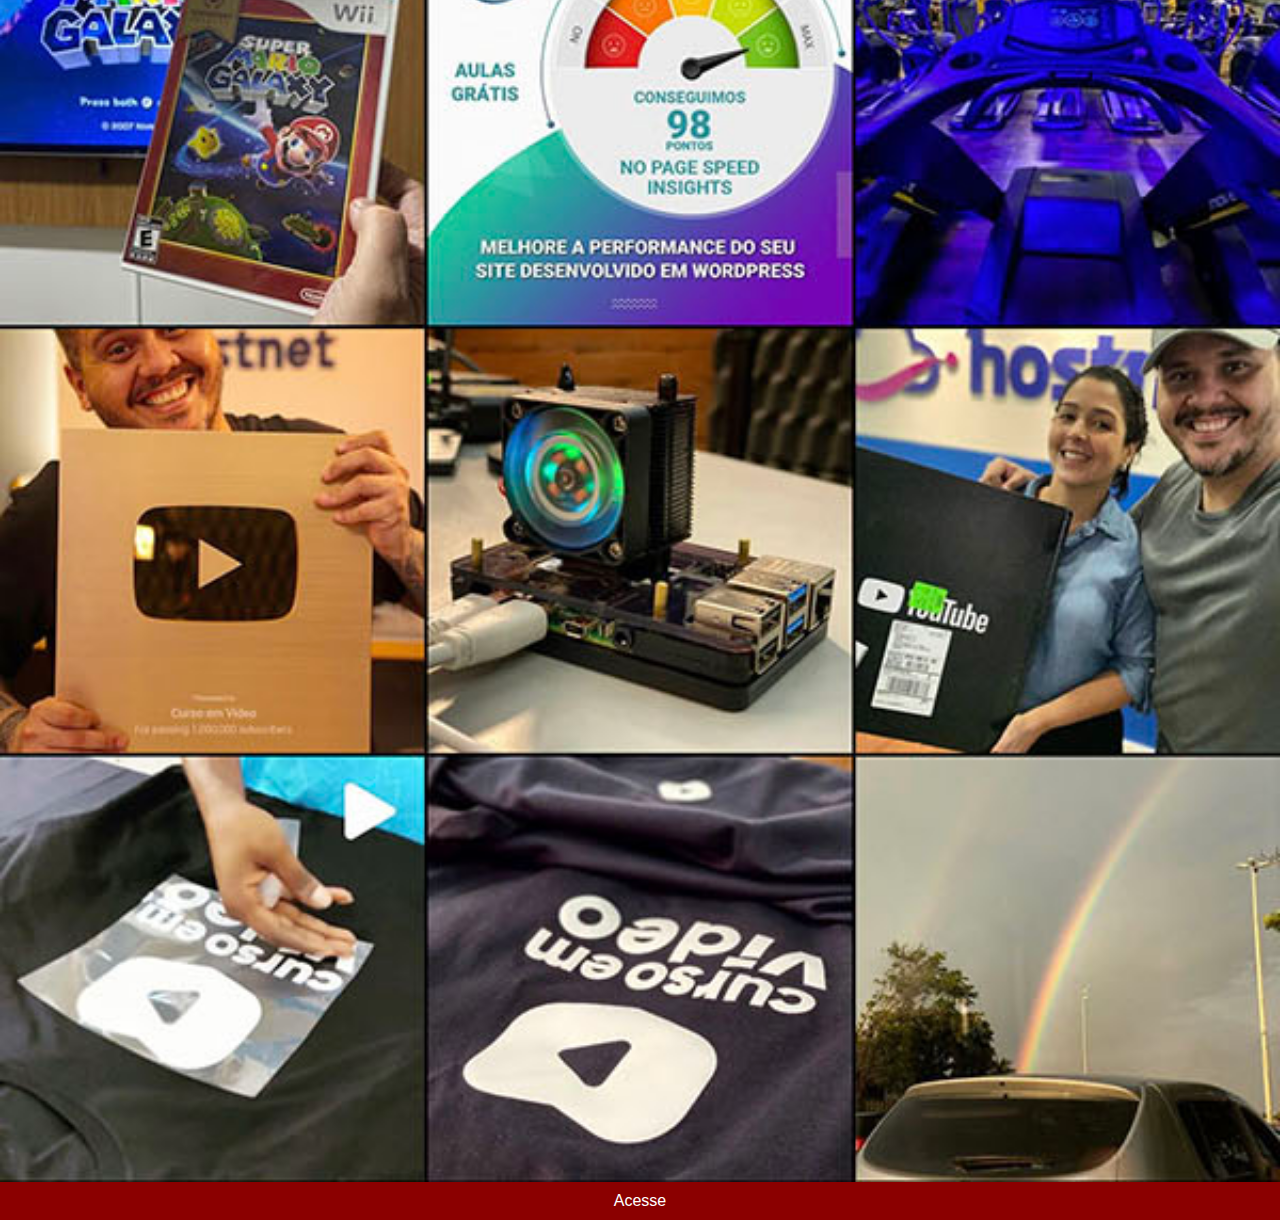
<file: instagram.html>
<!DOCTYPE html>
<html lang="en">
<head>
    <meta charset="UTF-8">
    <meta name="viewport" content="width=device-width, initial-scale=1.0">
    <title>Instagram</title>
    <link rel="stylesheet" href="stylez/social.css">
</head>
<body>
    <img src="imagens/tela-instagram.jpg" alt="">
    <a href="https://instagram.com/gustavoguanabara" target="_blank" rel="noopener noreferrer">
        <button>
            Acesse
        </button>
    </a>
</body>
</html>
</file>
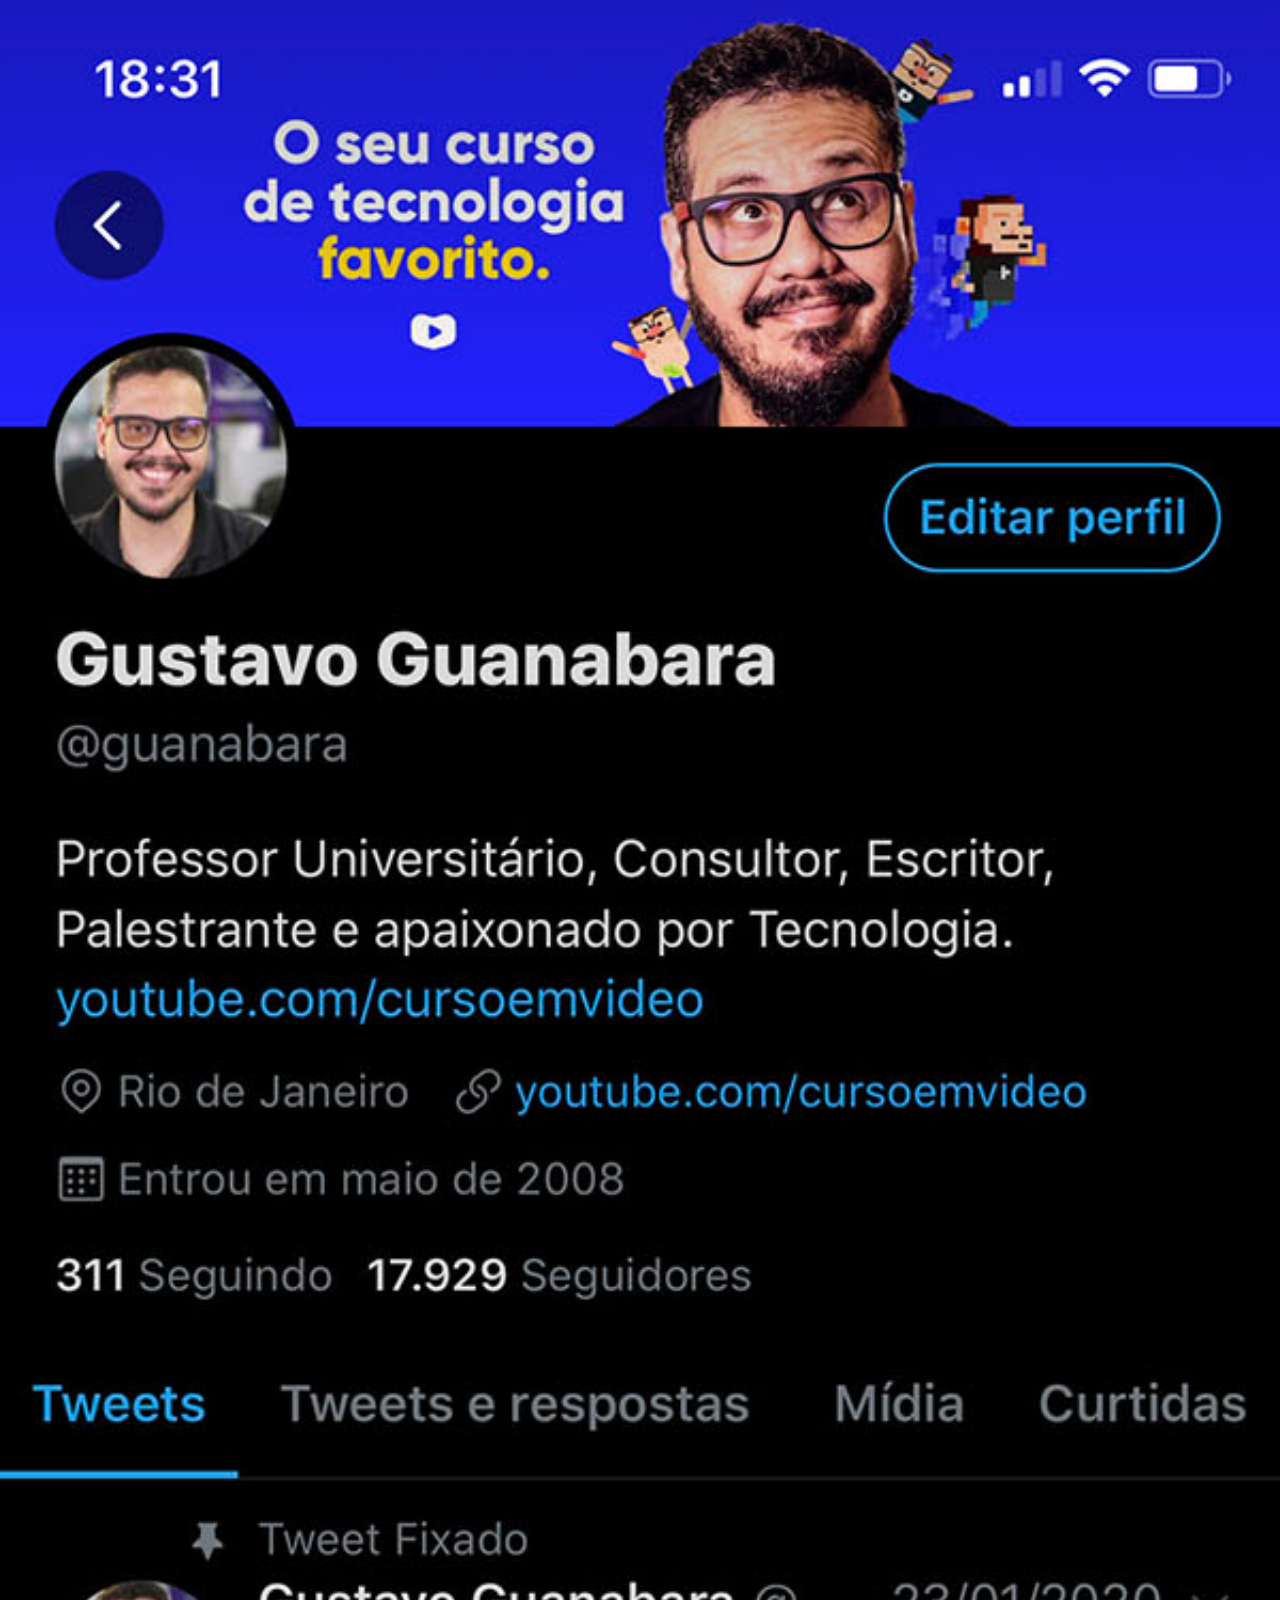
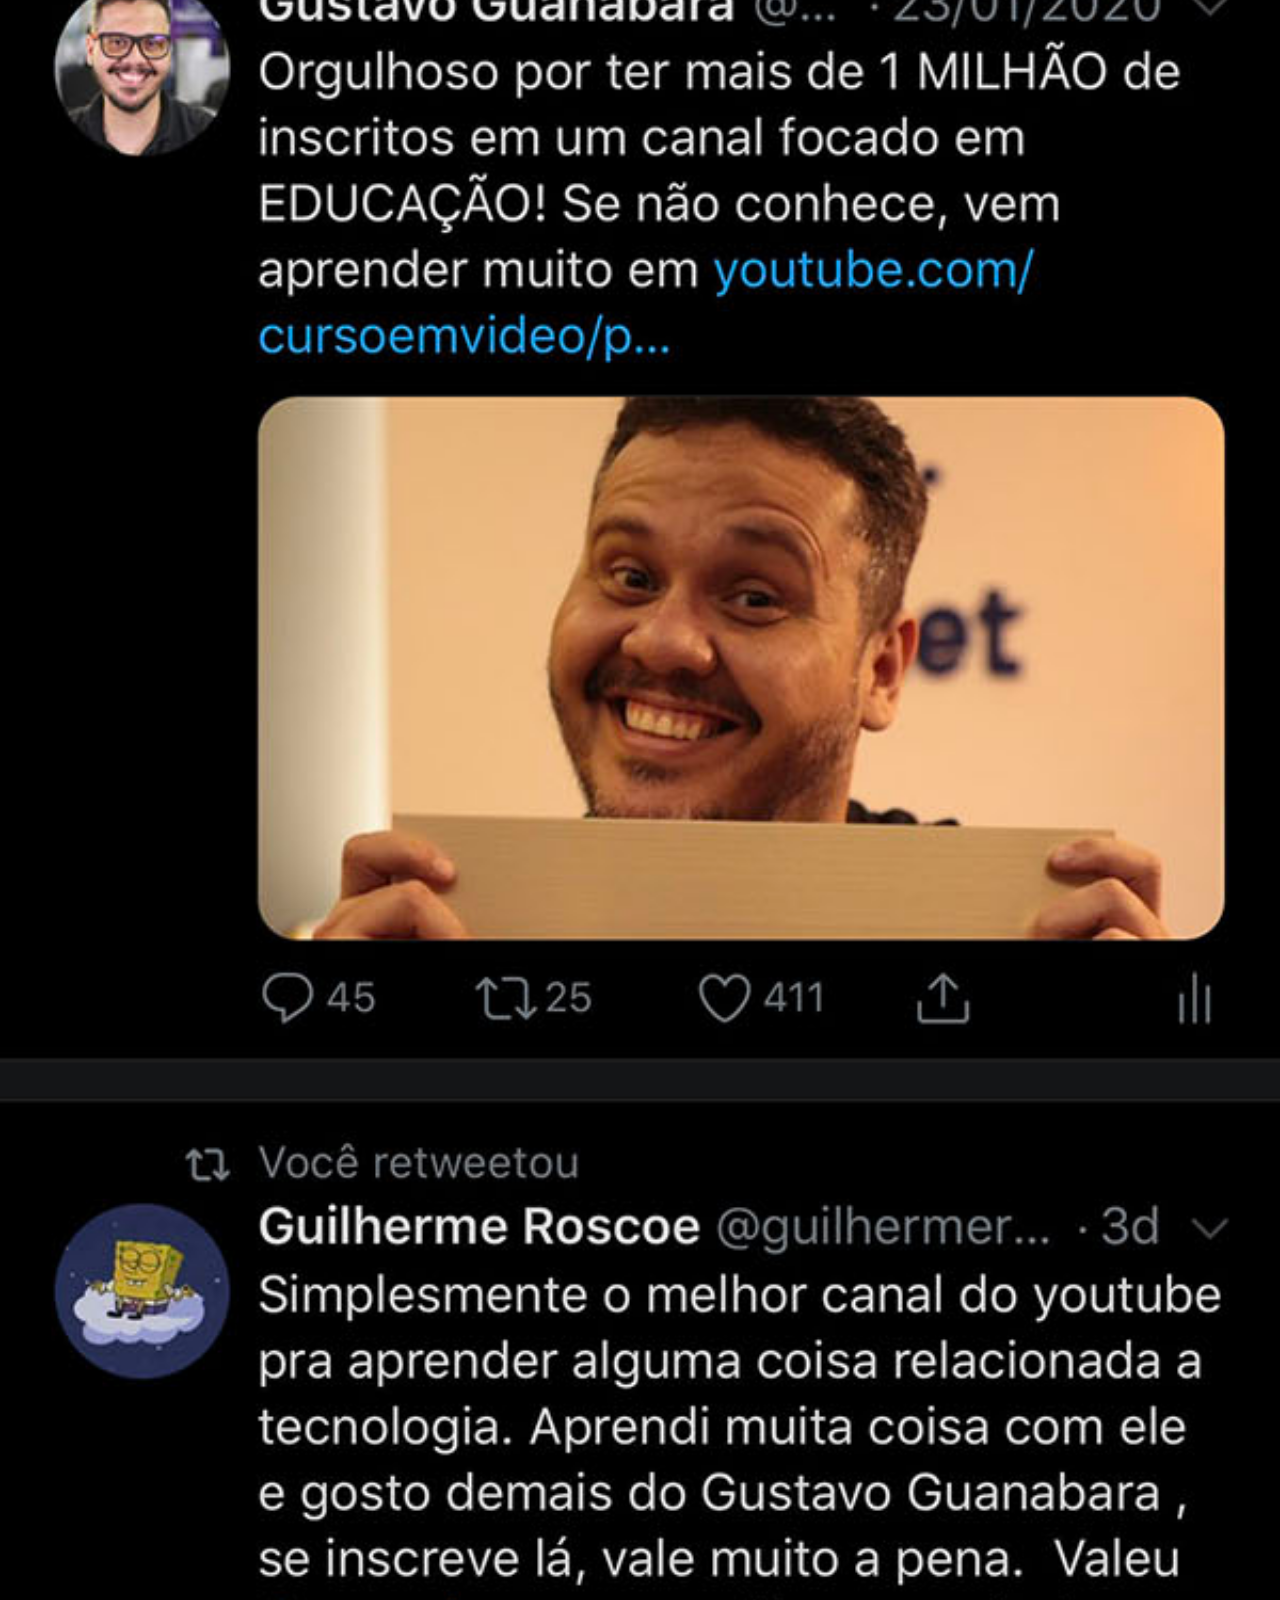
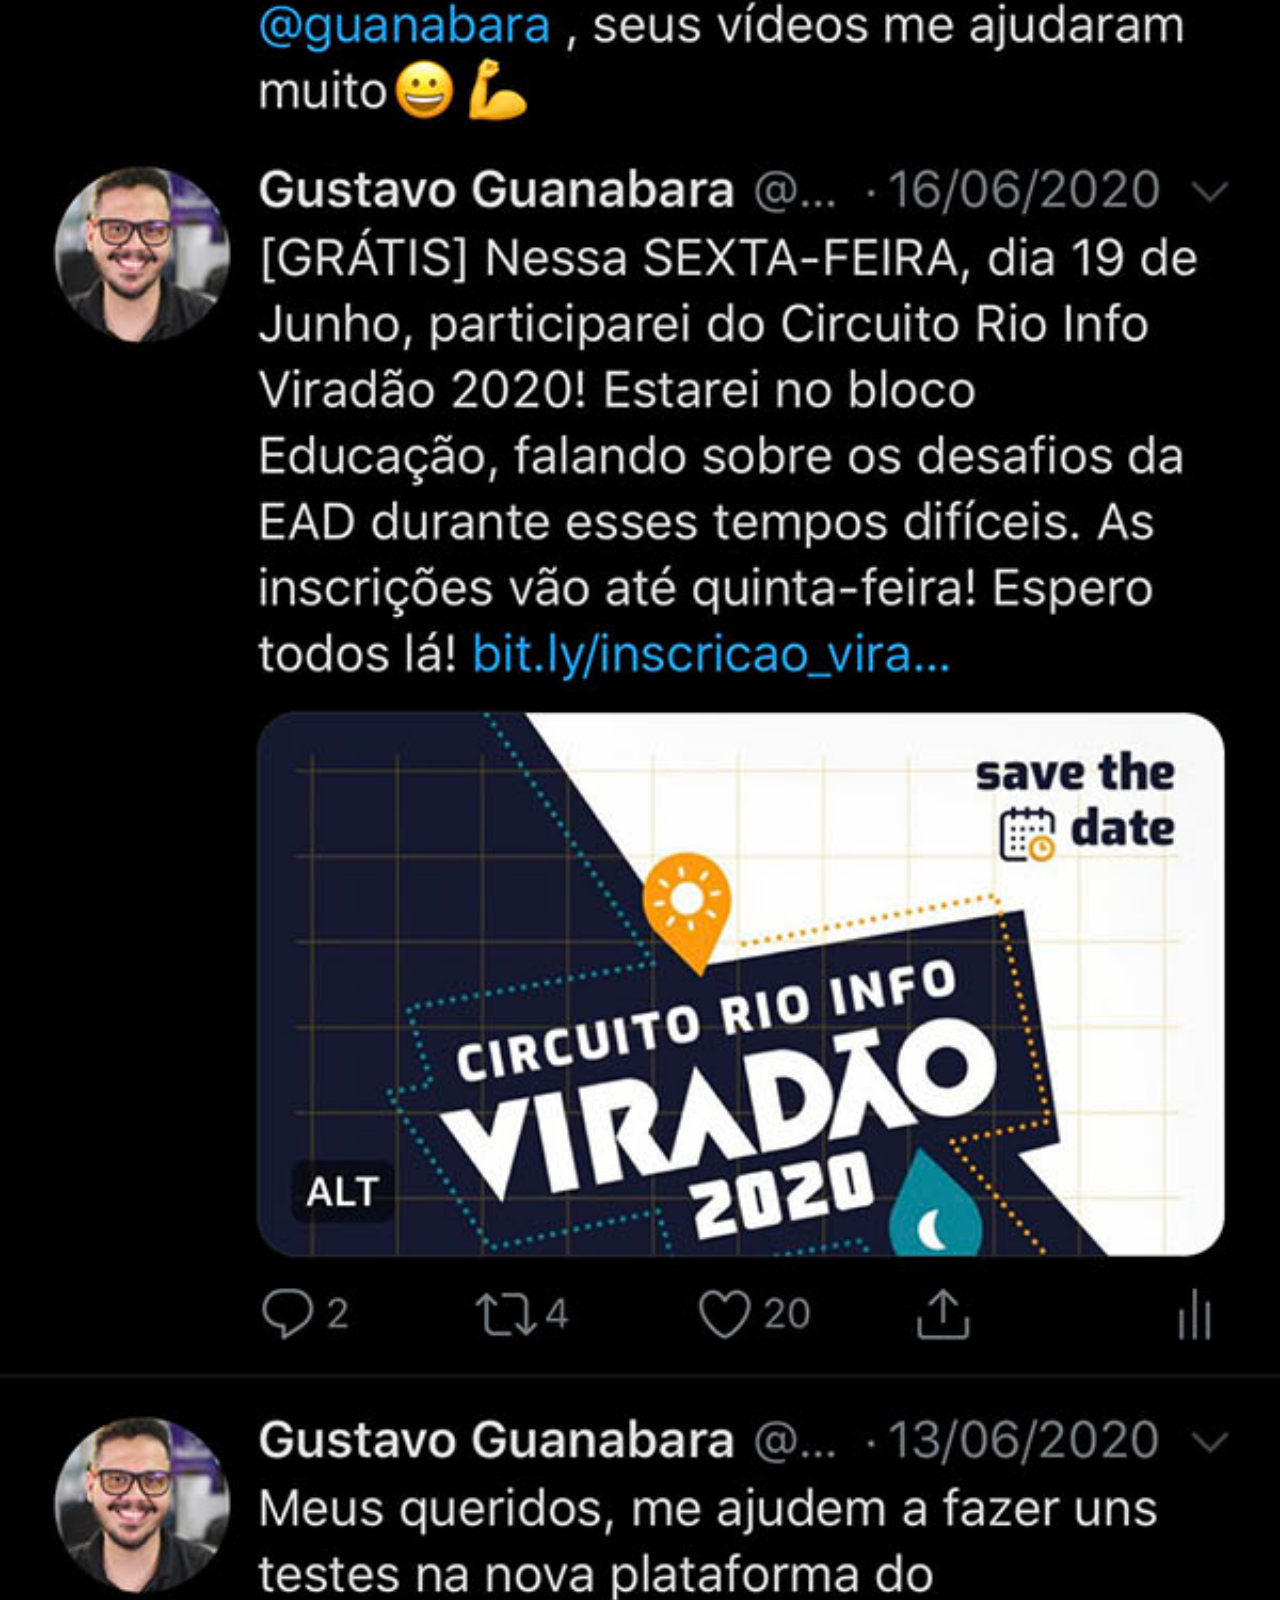
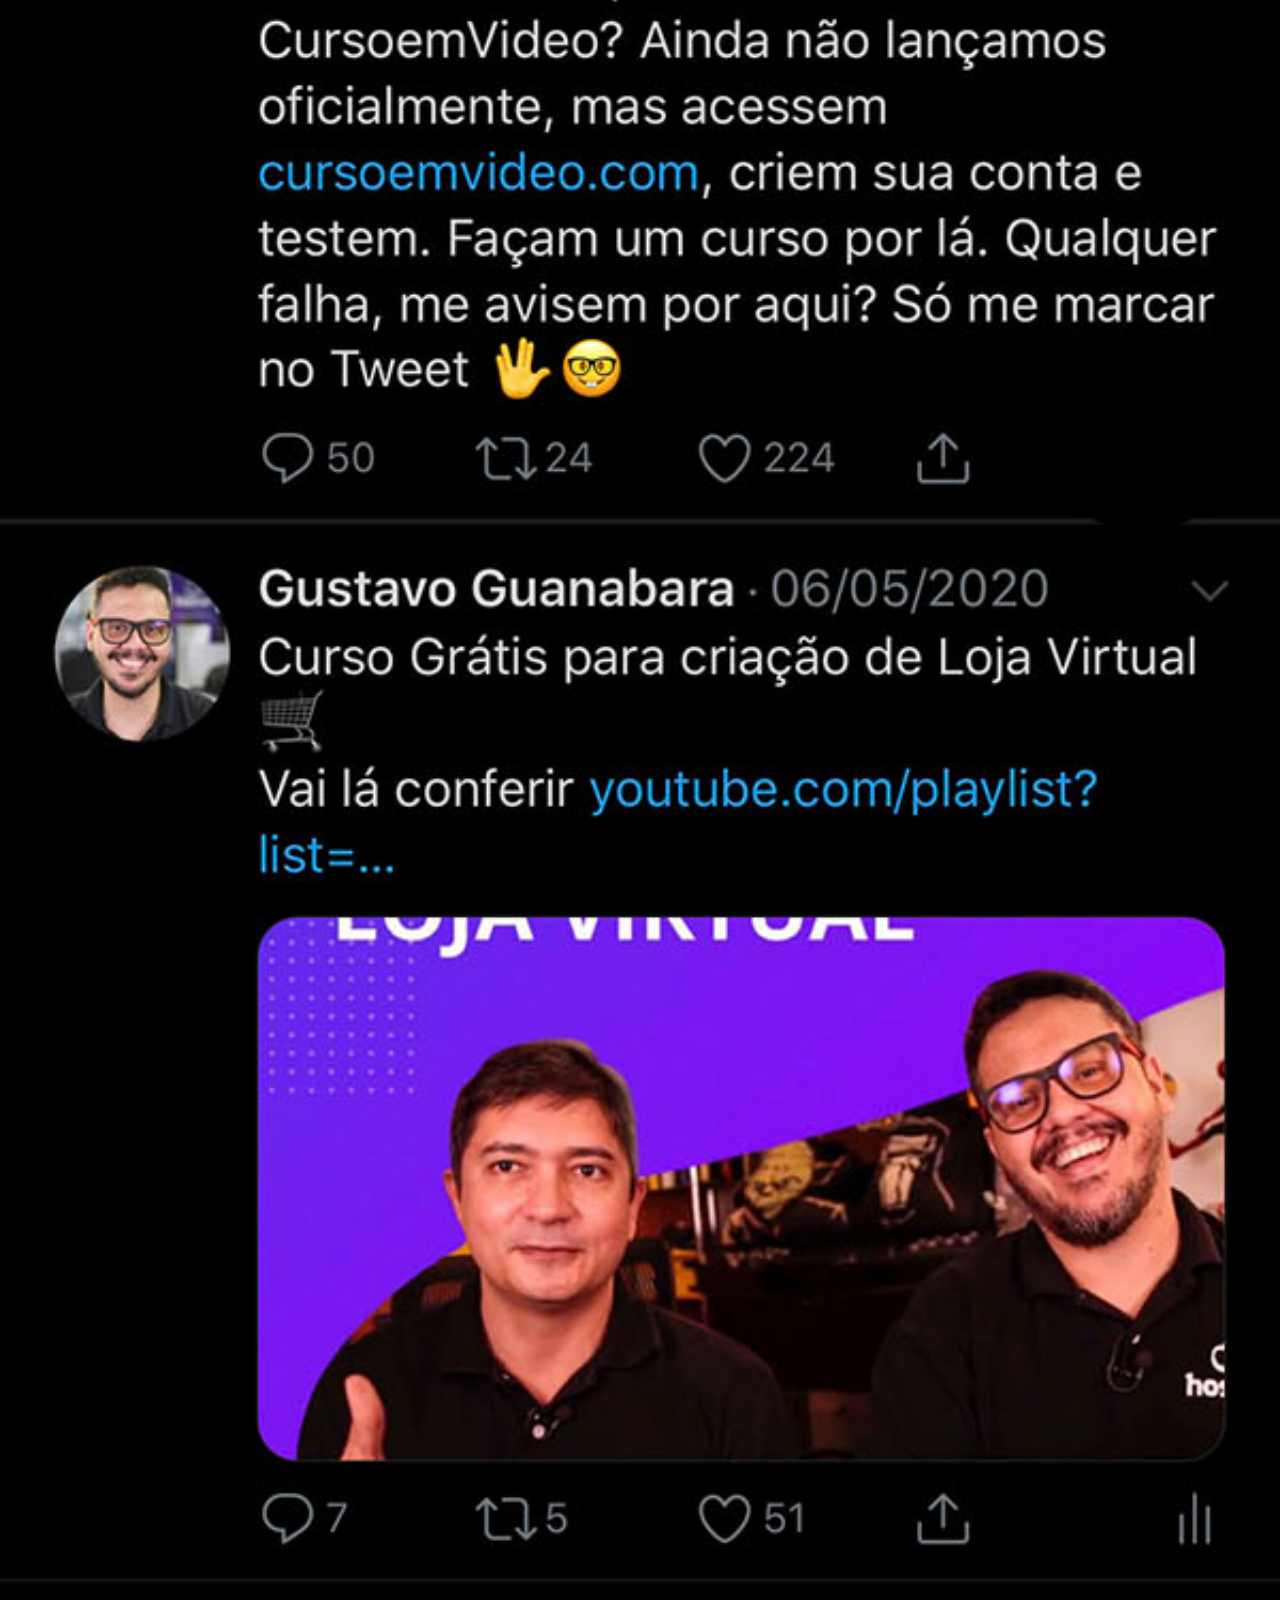
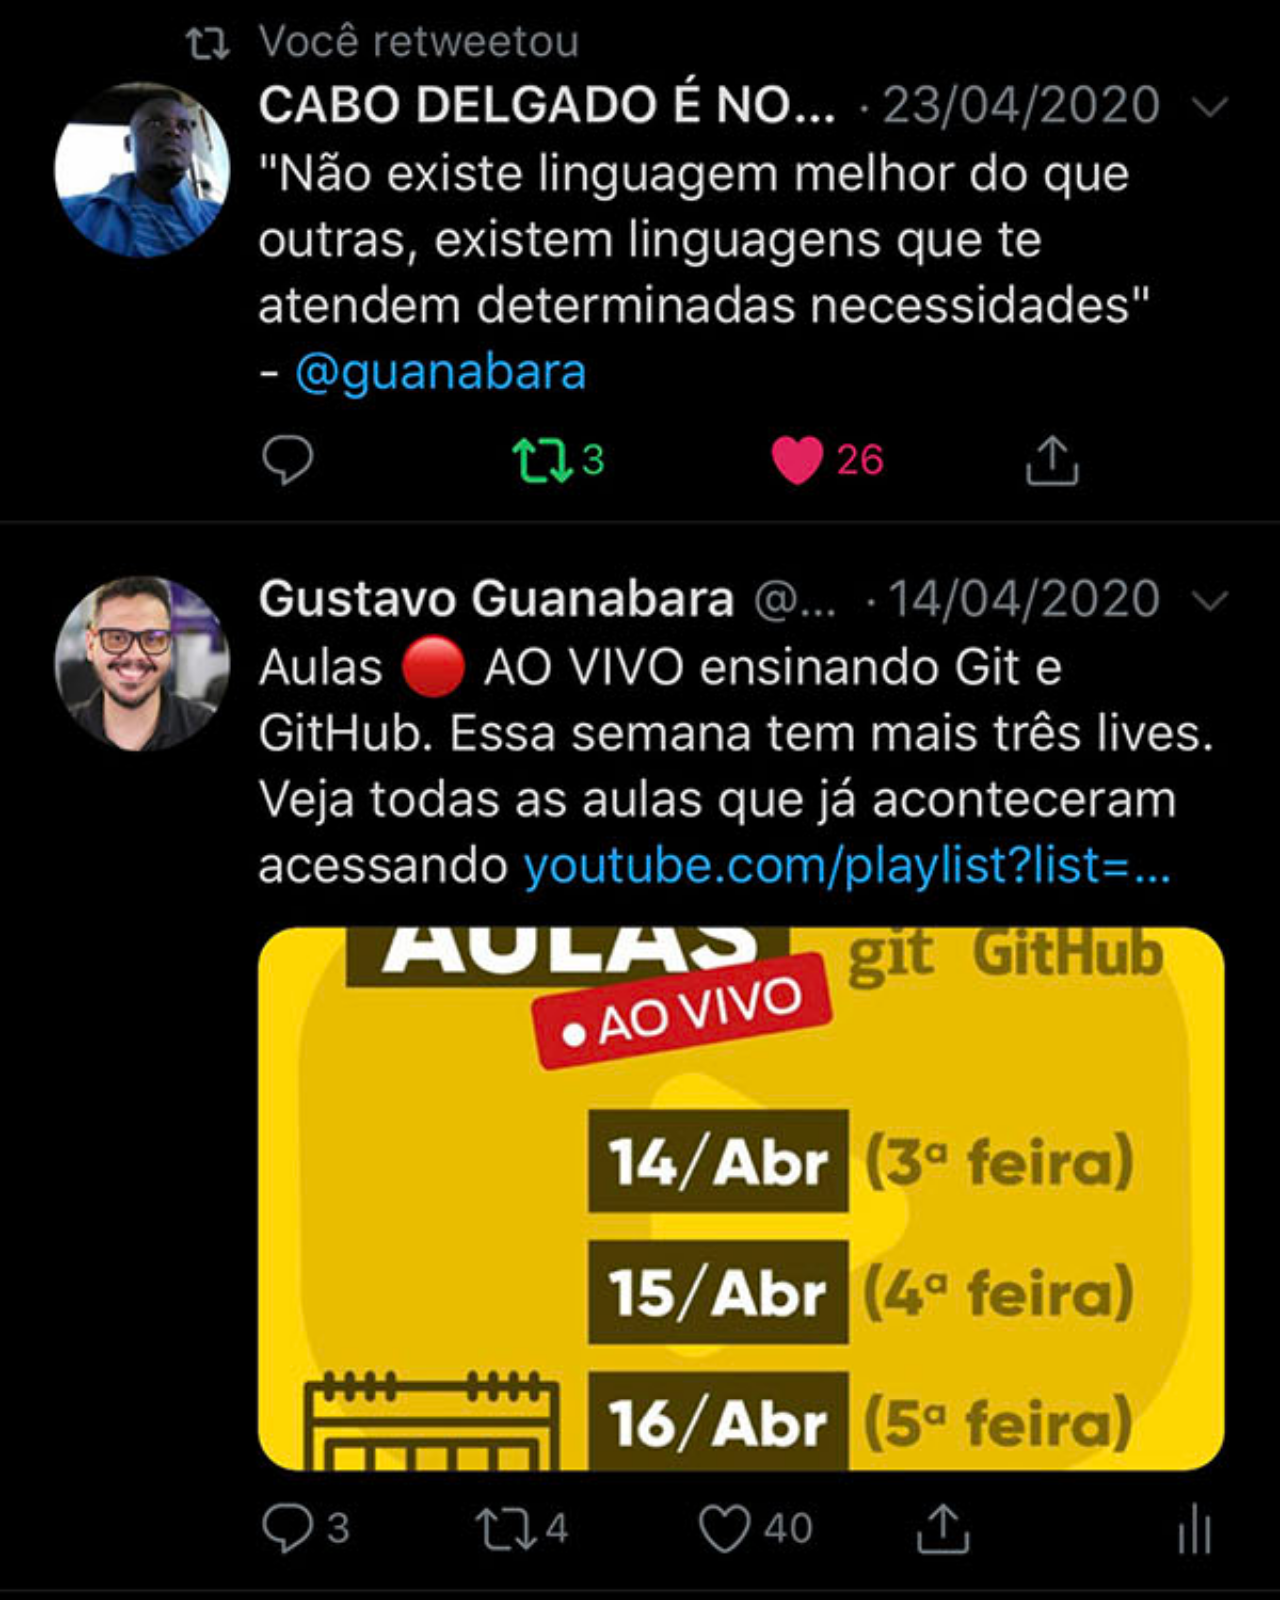
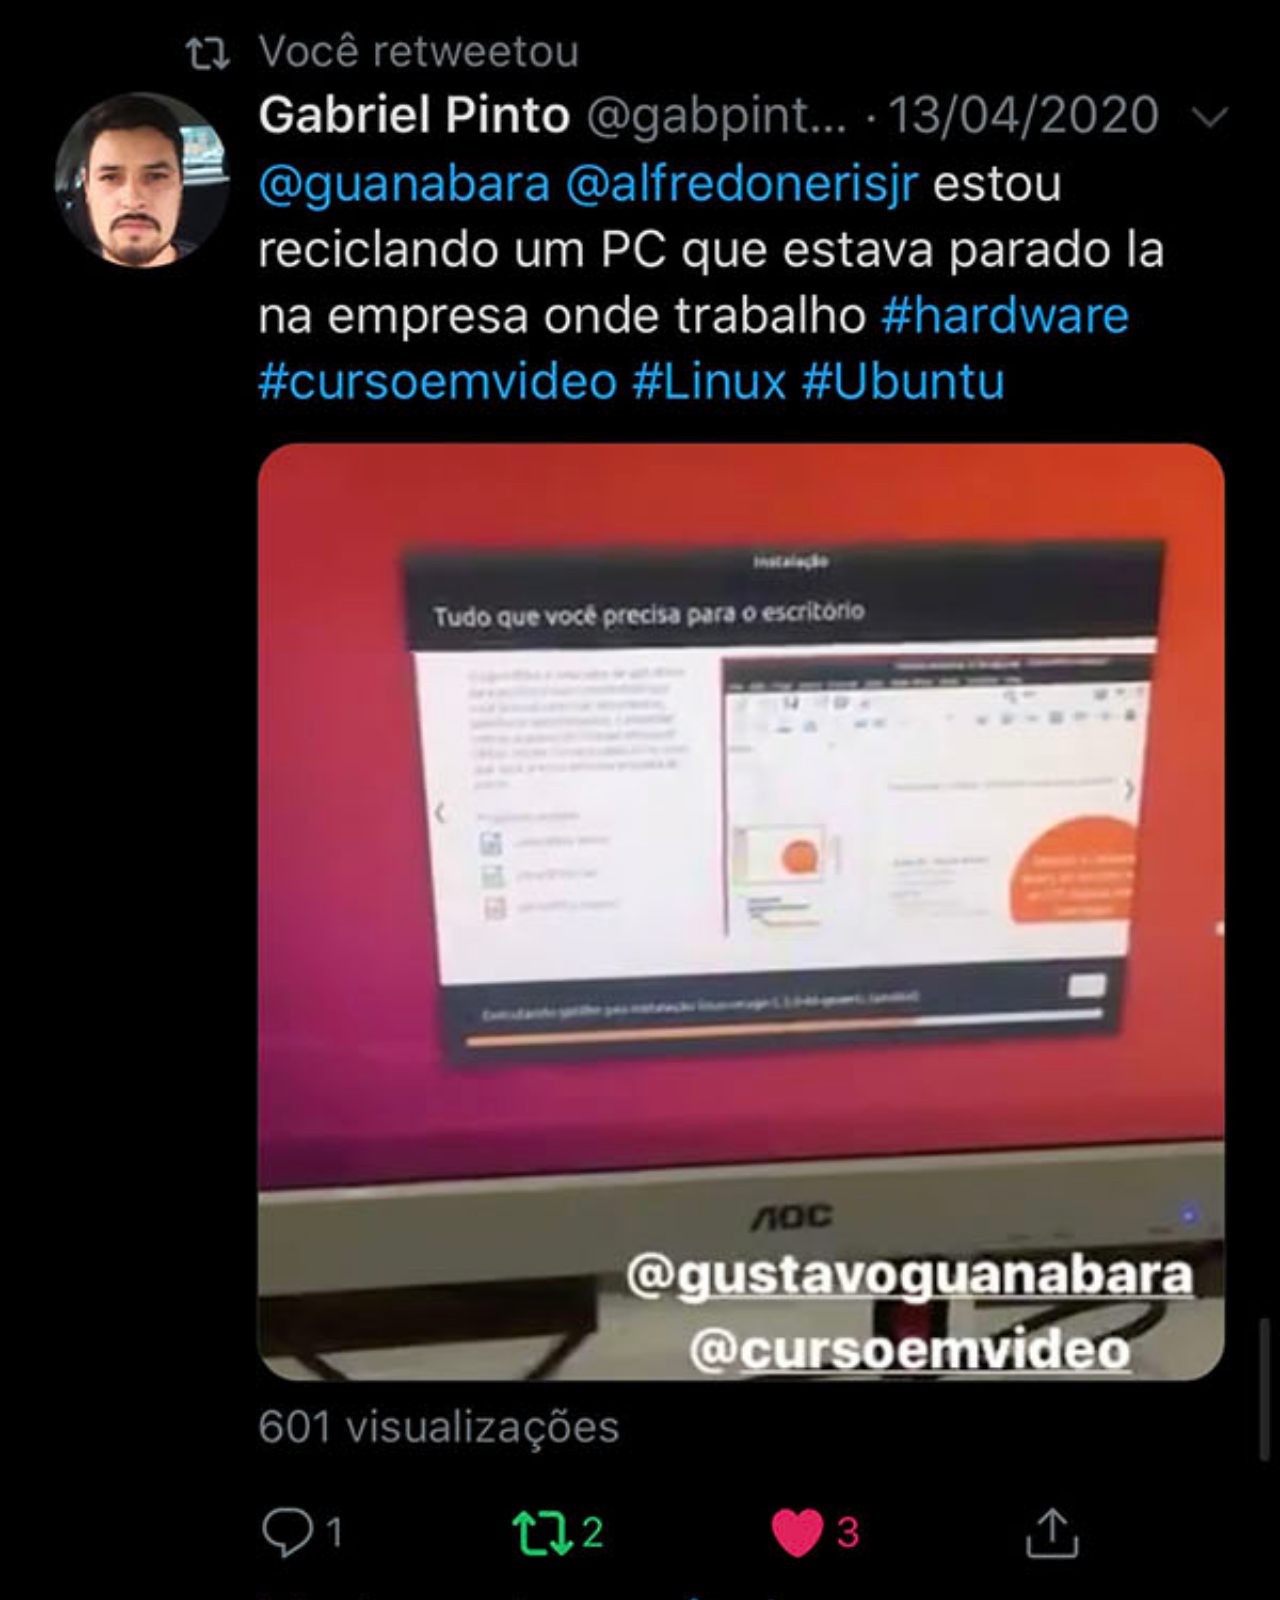
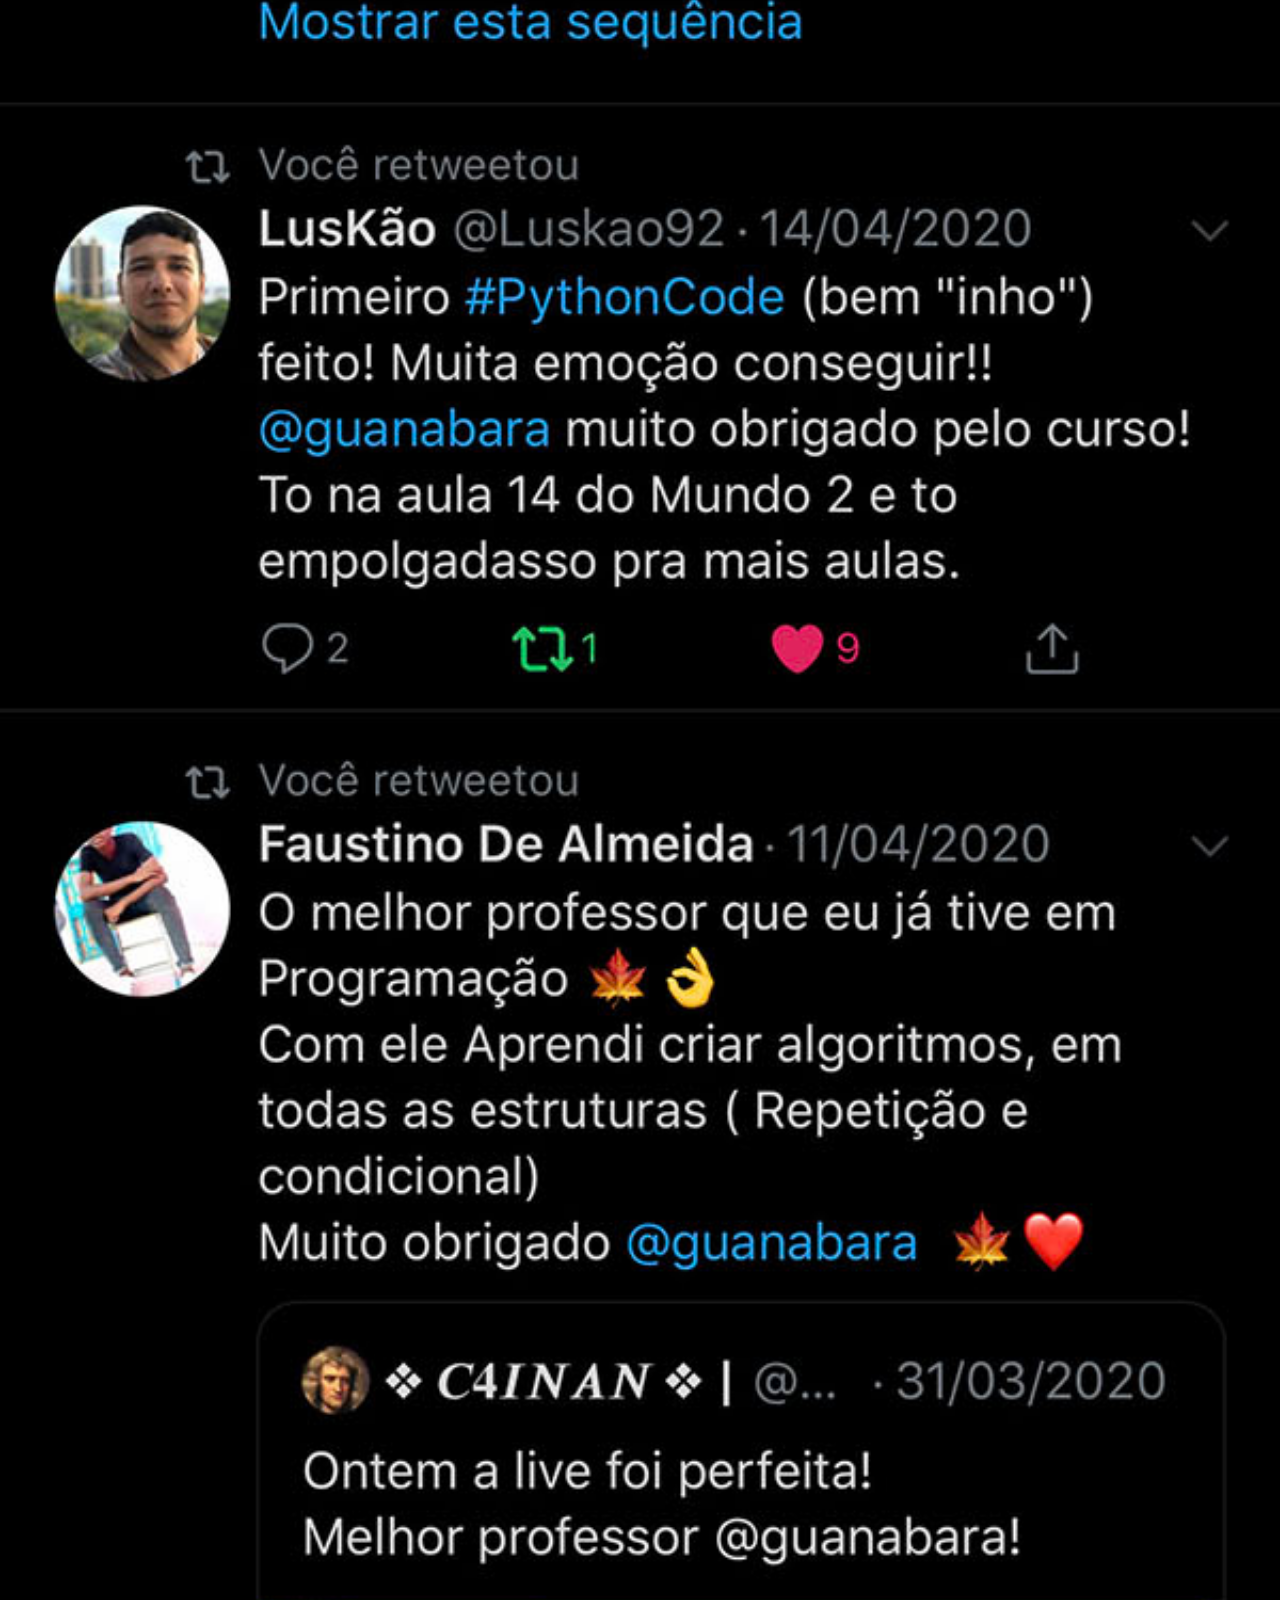
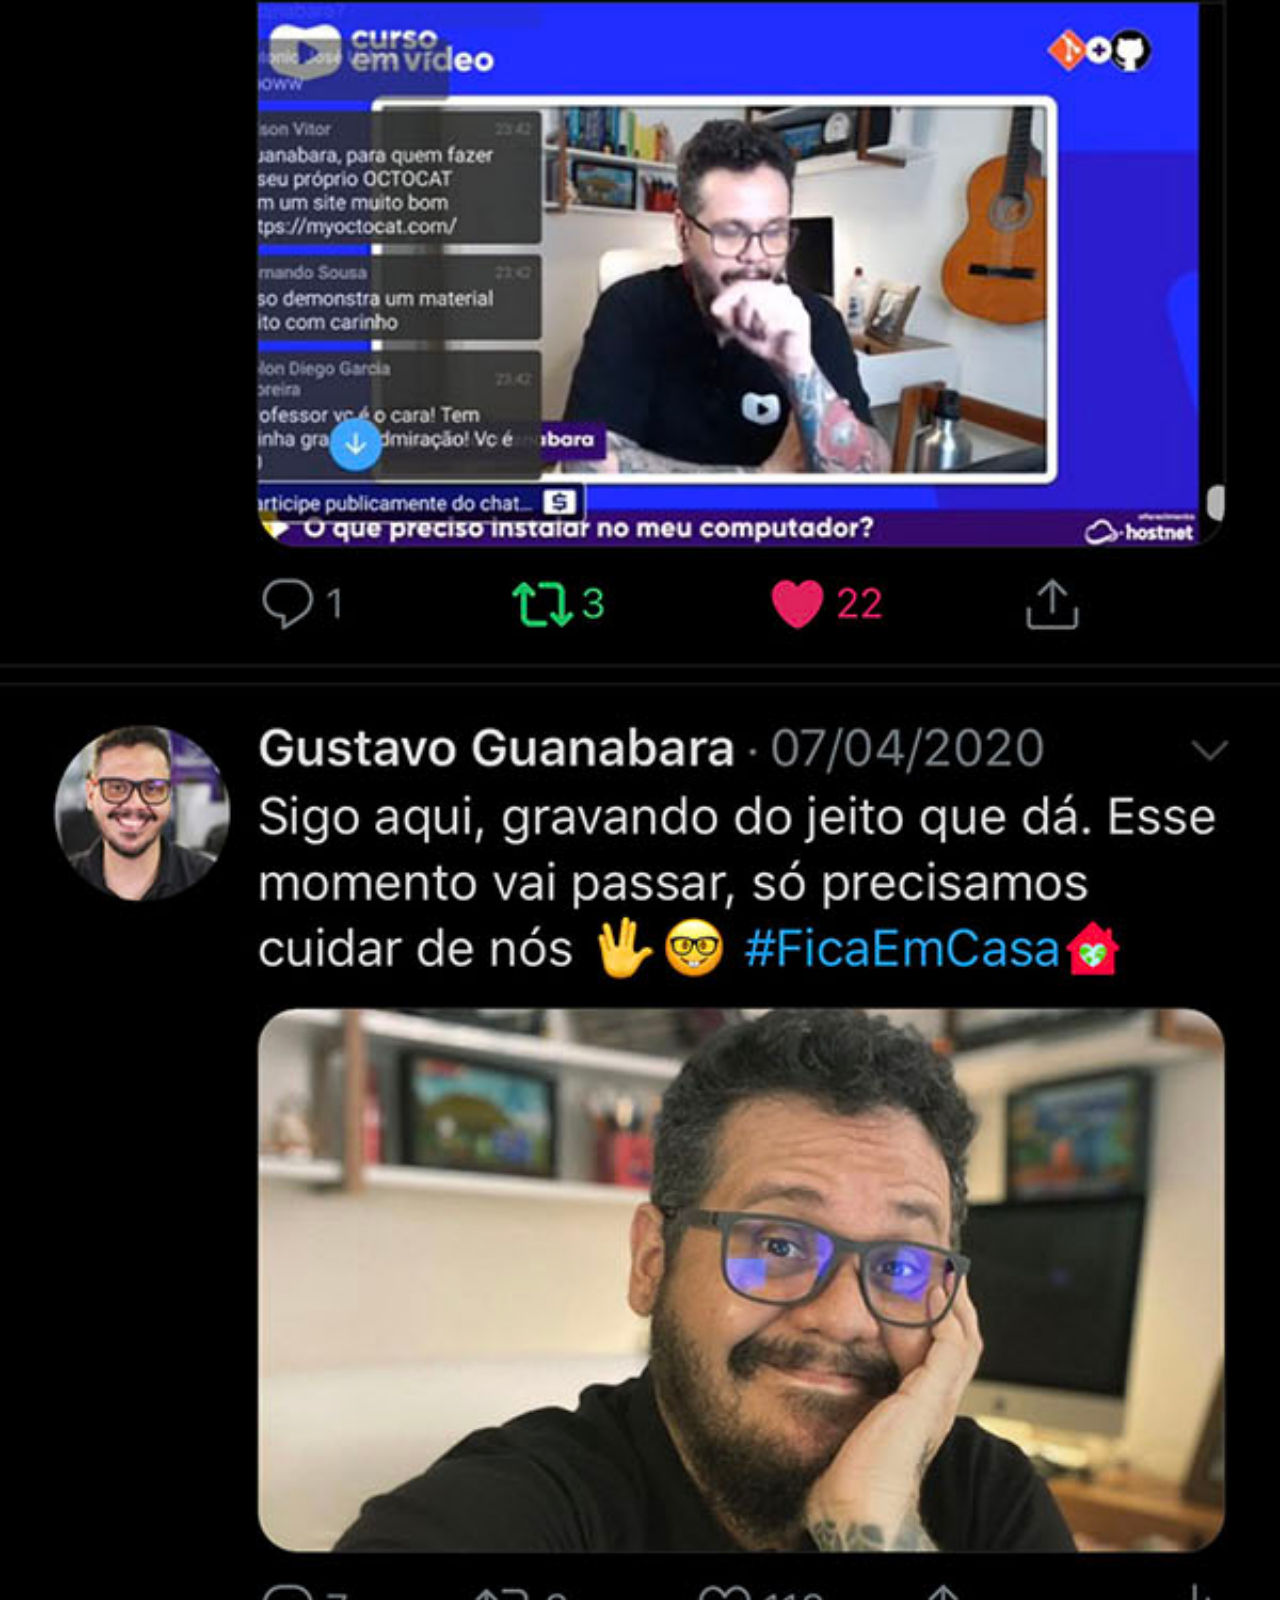
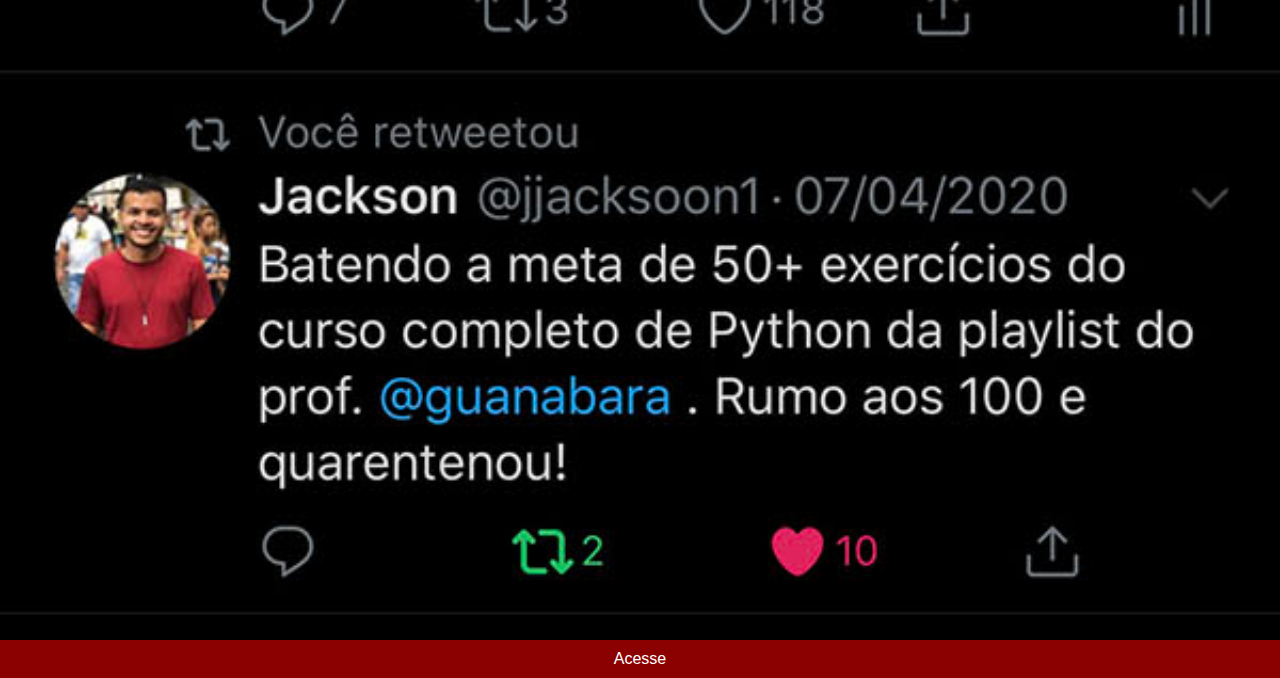
<file: twitter.html>
<!DOCTYPE html>
<html lang="en">
<head>
    <meta charset="UTF-8">
    <meta name="viewport" content="width=device-width, initial-scale=1.0">
    <title>Twitter</title>
    <link rel="stylesheet" href="stylez/social.css">
</head>
<body>
    <img src="imagens/tela-twitter.jpg" alt="">
    <a href="https://twitter.com/guanabara" target="_blank" rel="noopener noreferrer">
        <button>
            Acesse
        </button>
    </a>
</body>
</html>
</file>
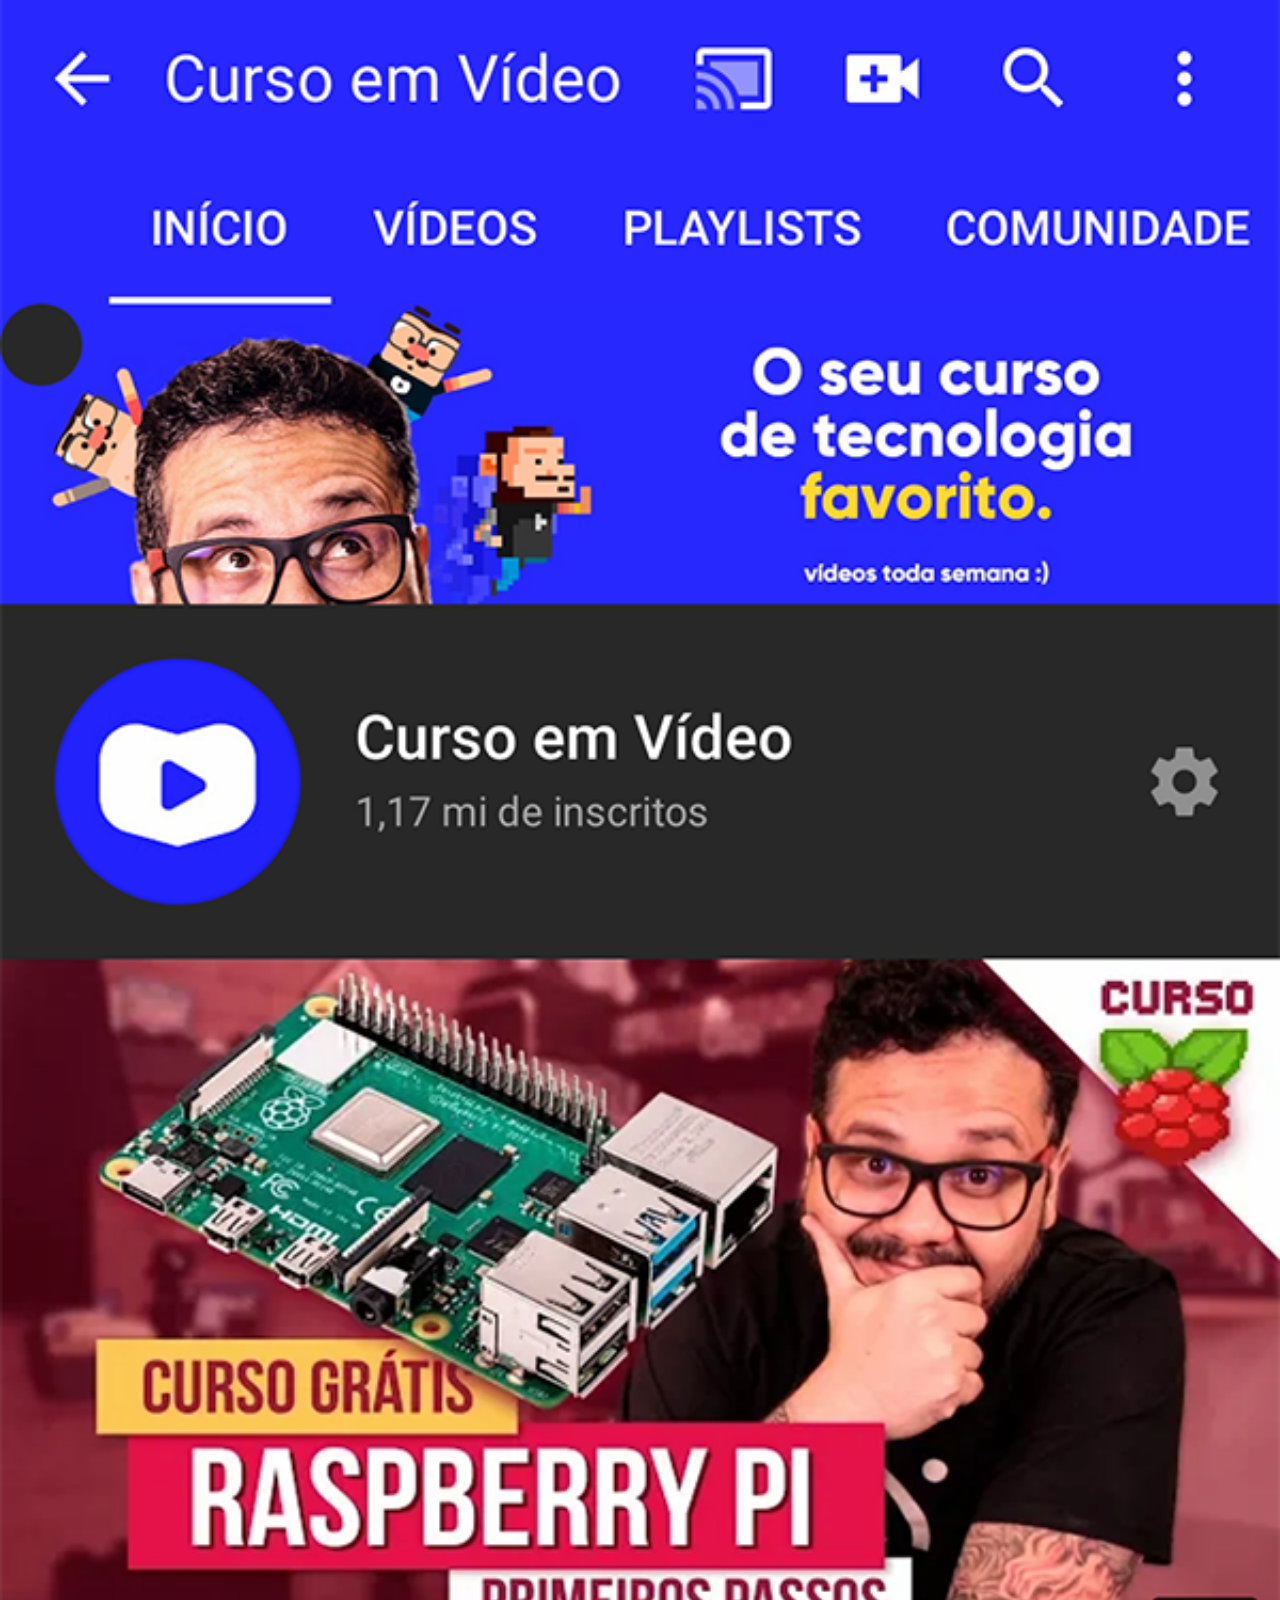
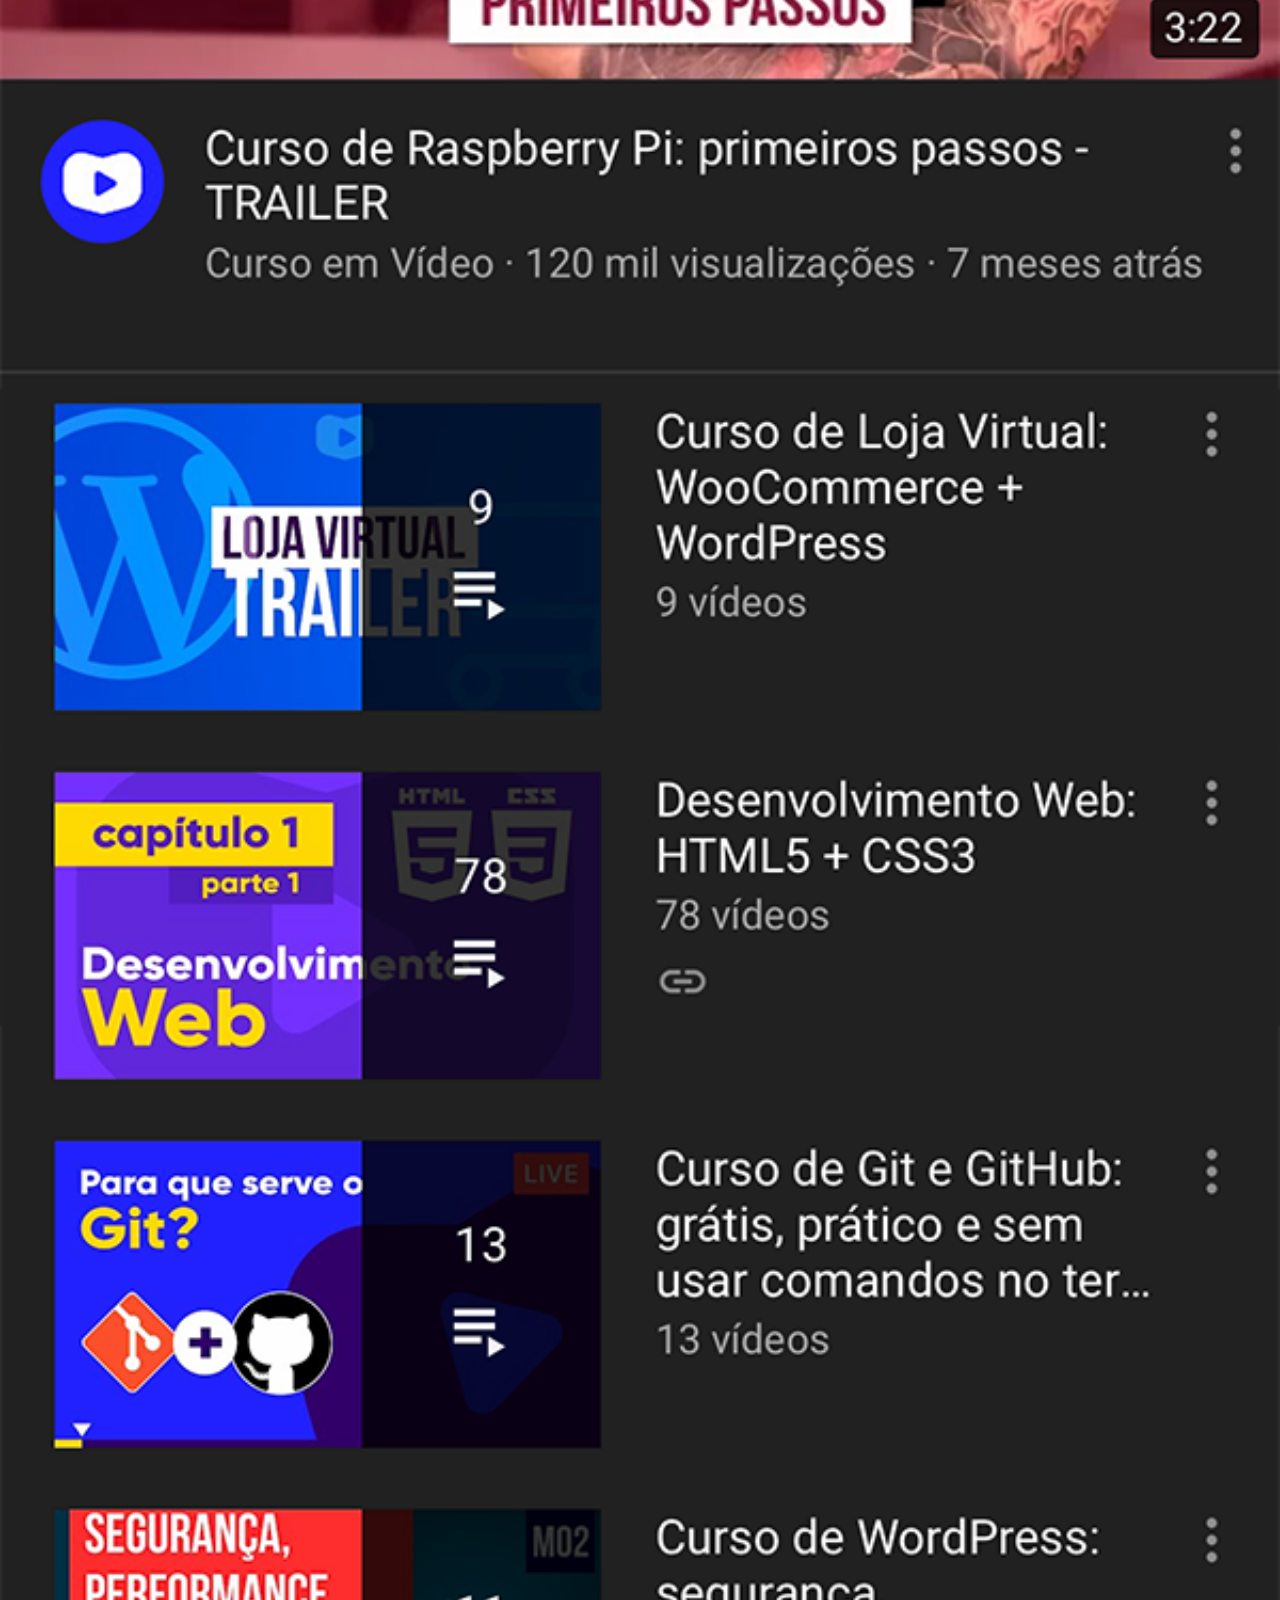
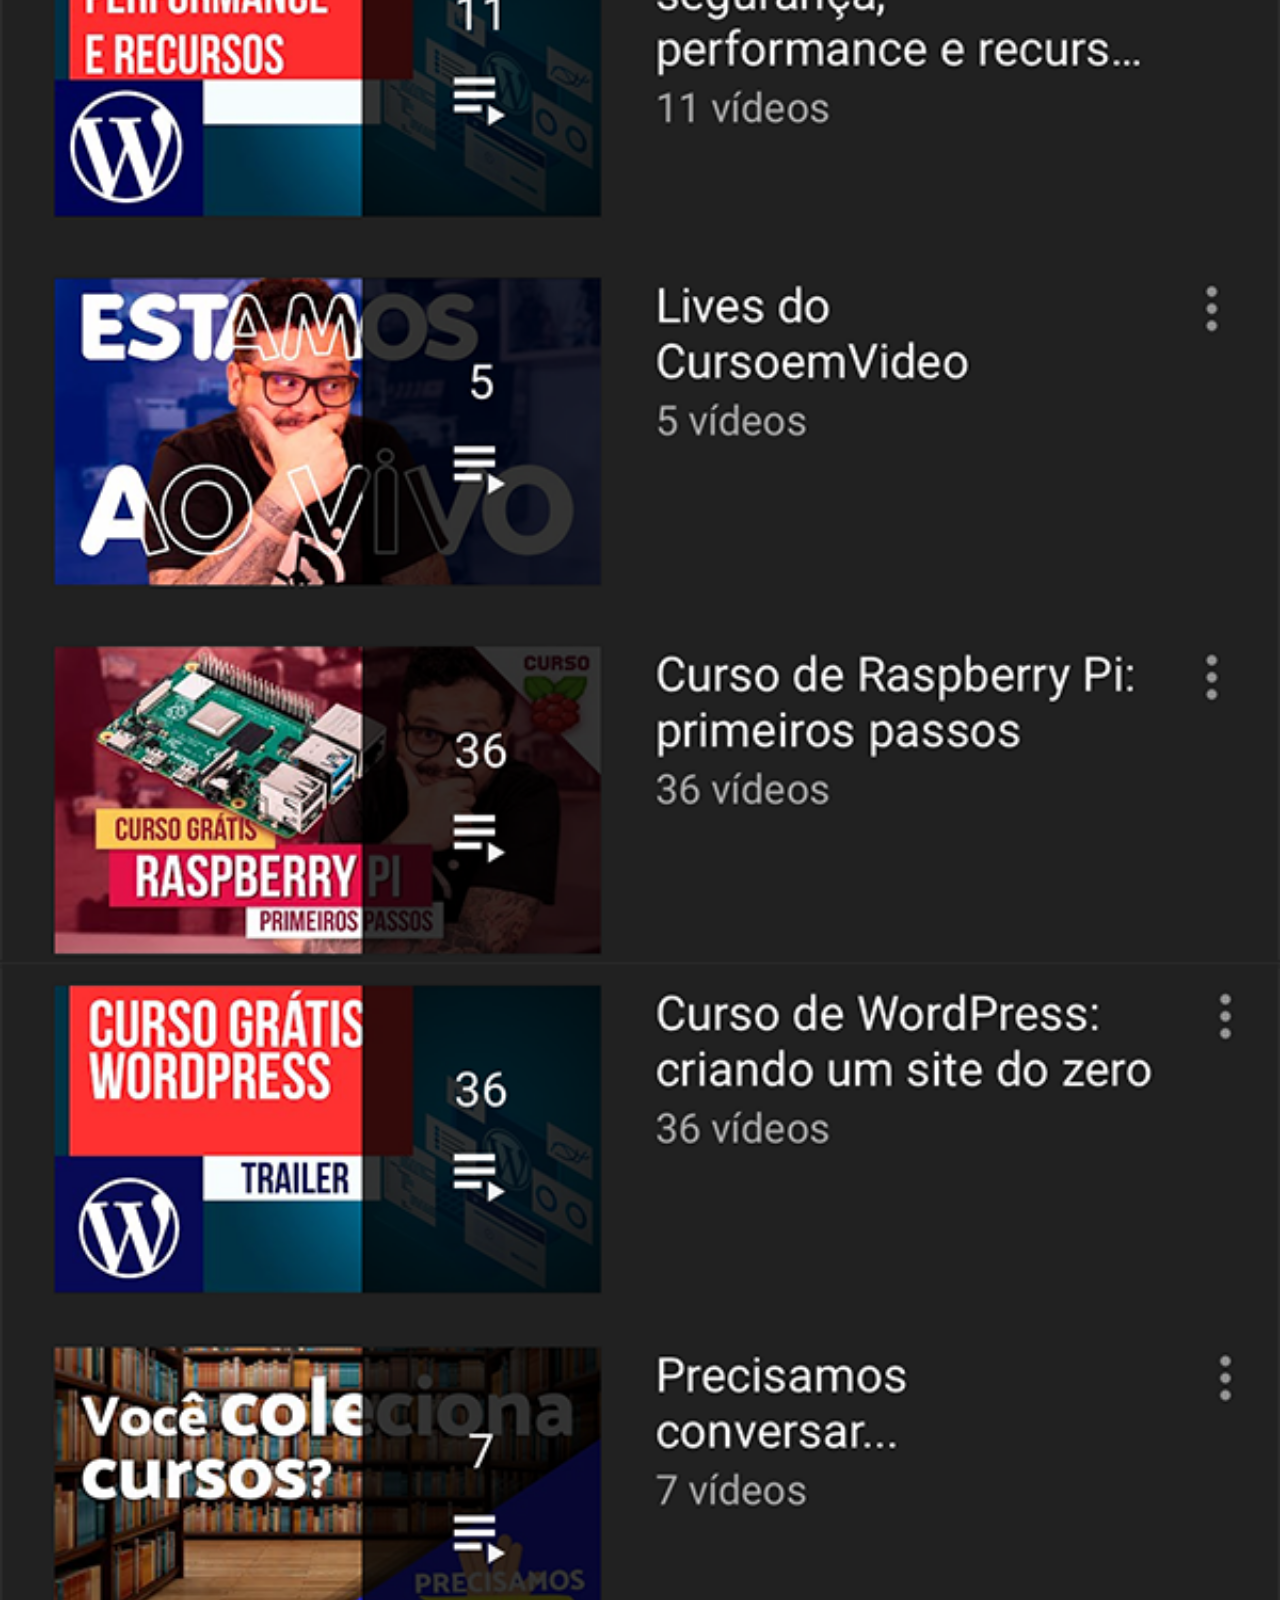
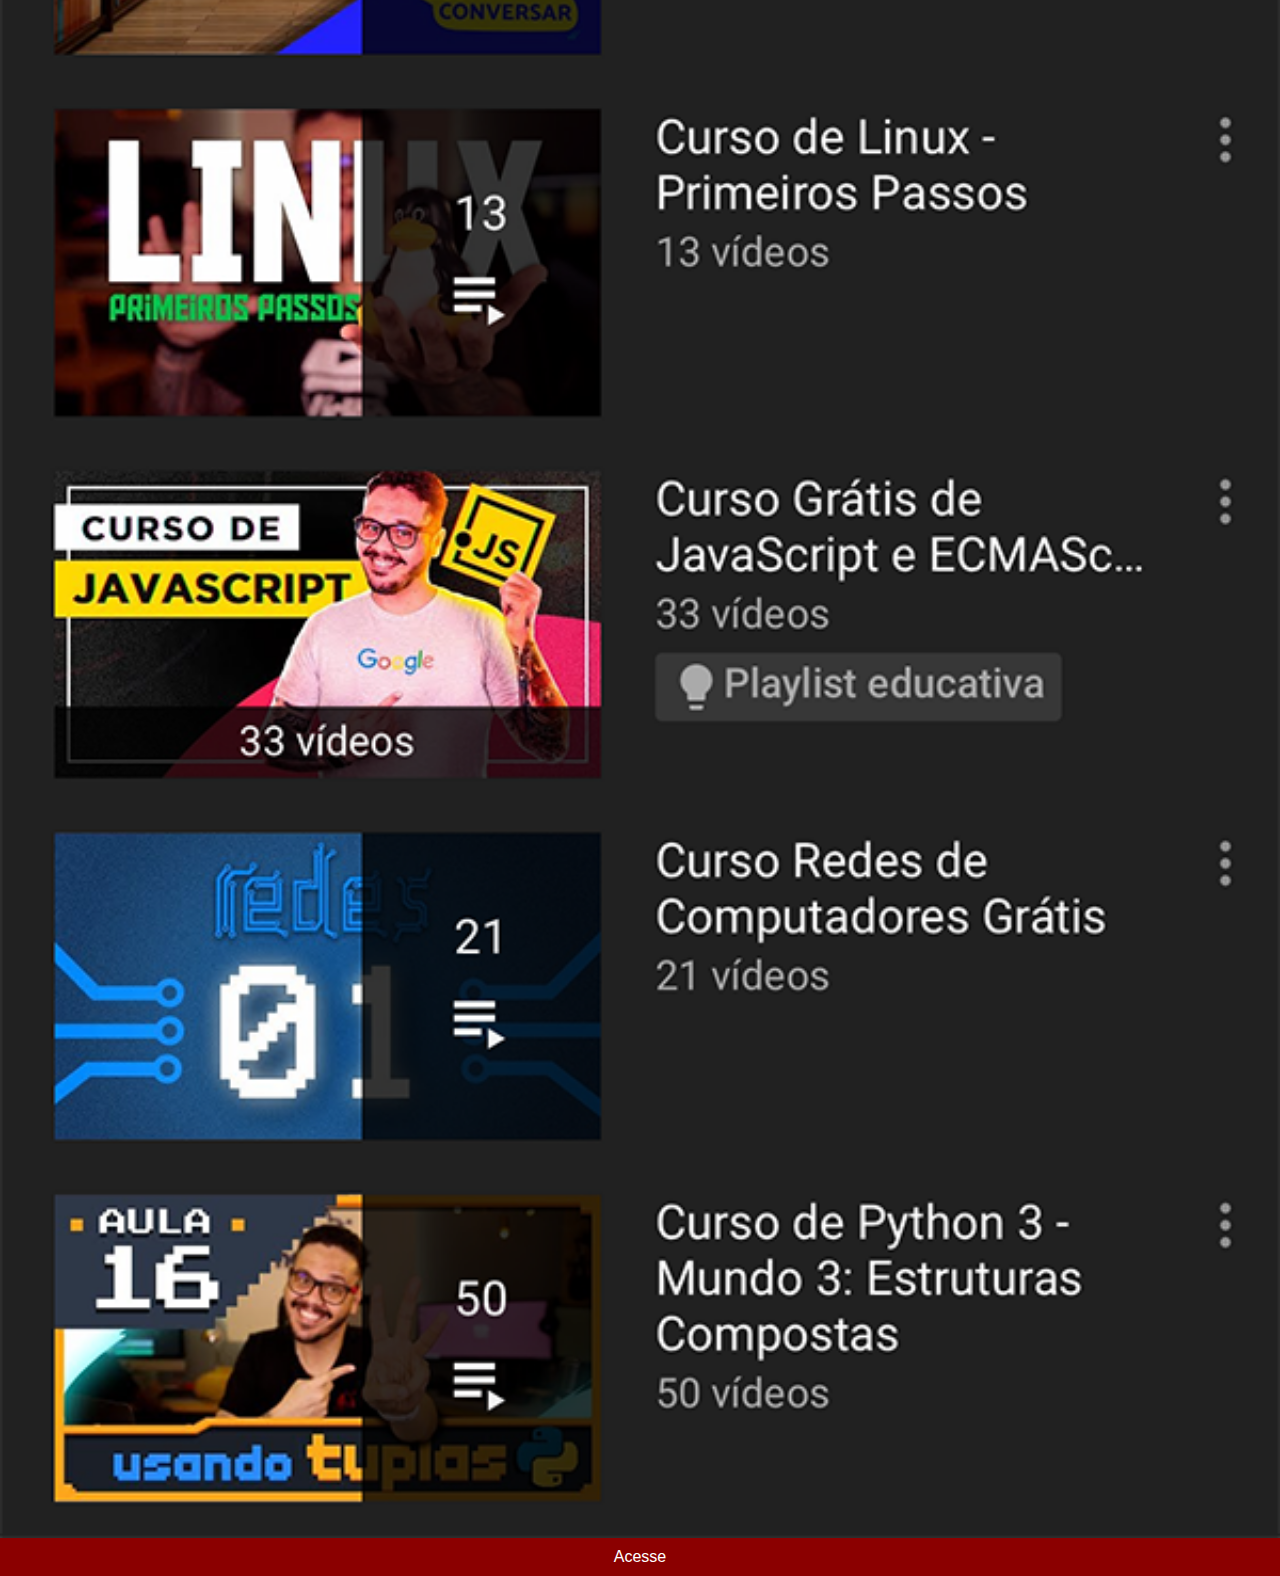
<file: youtube.html>
<!DOCTYPE html>
<html lang="en">
<head>
    <meta charset="UTF-8">
    <meta name="viewport" content="width=device-width, initial-scale=1.0">
    <title>YouTube</title>
    <link rel="stylesheet" href="stylez/social.css">
</head>
<body>
    <img src="imagens/tela-youtube.png" alt="">
    <a href="https://youtube.com/c/CursoemVideo/playlists" target="_blank" rel="noopener noreferrer">
        <button>
            Acesse
        </button>
    </a>
</body>
</html>
</file>
<file: stylez/stylez.css>
@charset "UTF-8";

* {
    margin: 0;
    padding: 0;
}

html, body {
    height: 100vh;
    width: 100vw;
}

a, img {
    display: block;
}

iframe {
    display: block;
}

main {
    position: relative;
    height: 100vh;

    background: url("../imagens/fundo-madeira.jpg") top center no-repeat fixed;
    background-size: cover;
}

section#phone {
    position: absolute;
    top: 50%;
    left: 50%;

    transform: translate(-50%,-50%);

    width: 311px;
    height: 627px;

    background: url("../imagens/frame-iphone.png") center center no-repeat;
    background-size: cover;
}

section#phone > #screen {
    position: relative;
    top: 80.5px;
    left: 22px;

    width: 267.5px;
    height: 471px;

    border-radius: 1px;
}

section nav {
    display: flex;
    align-items: flex-end;
    flex-direction: column;
}

section#social-medias a {
    margin: 10px;    
}

section#social-medias img {
    box-sizing: border-box;

    width: 44px;

    border-radius: 50%;
    box-shadow: 3px 3px 3px rgba(0, 0, 0, 0.404);

    transition: transform .1s, border .2s, box-shadow .1s;
}

section#social-medias img:hover {
    transform: translate(-3px, -3px);

    border: 1px solid rgba(255, 255, 255, 0.692);
    box-shadow: 6px 6px 5px rgba(24, 24, 24, 0.404);
}
</file>
<file: stylez/social.css>
@charset "UTF-8";

* {
    margin: 0;
    padding: 0;

    font-family: Helvetica, Arial, sans-serif;
}

html {
    scrollbar-width: none; /* For browsers whose standardized */
}

html::-webkit-scrollbar { /* Chromium Browsers or WebKit based browsers */
    display: none;
}

a {
    text-decoration: none;
}

img {
    display: block;

    width: 100%;
}

button {
    display: block;
    padding: 10px;

    width: 100%;
    
    font-size: 1rem;
    color: white;

    border: none;
    outline: none;

    cursor: pointer;
    background: darkred;
}

button:hover {
    background: red;
}
</file>
